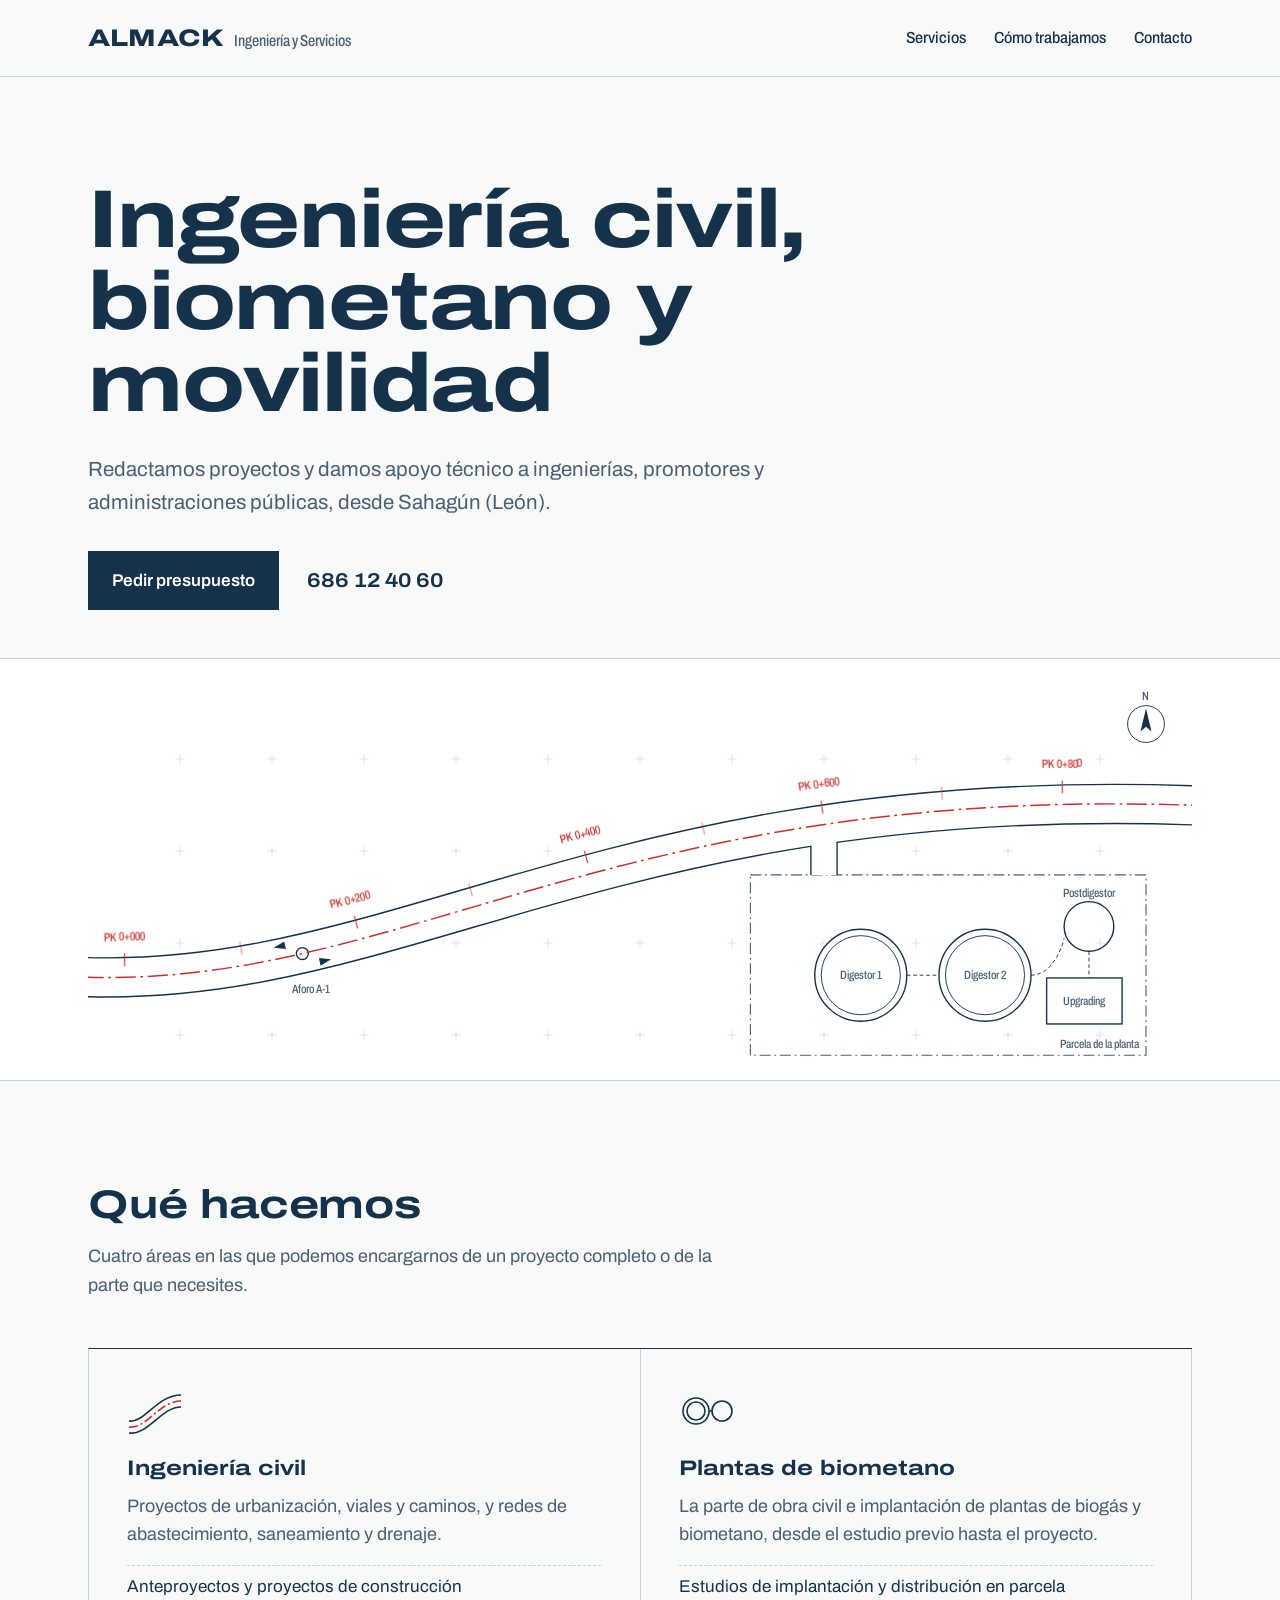
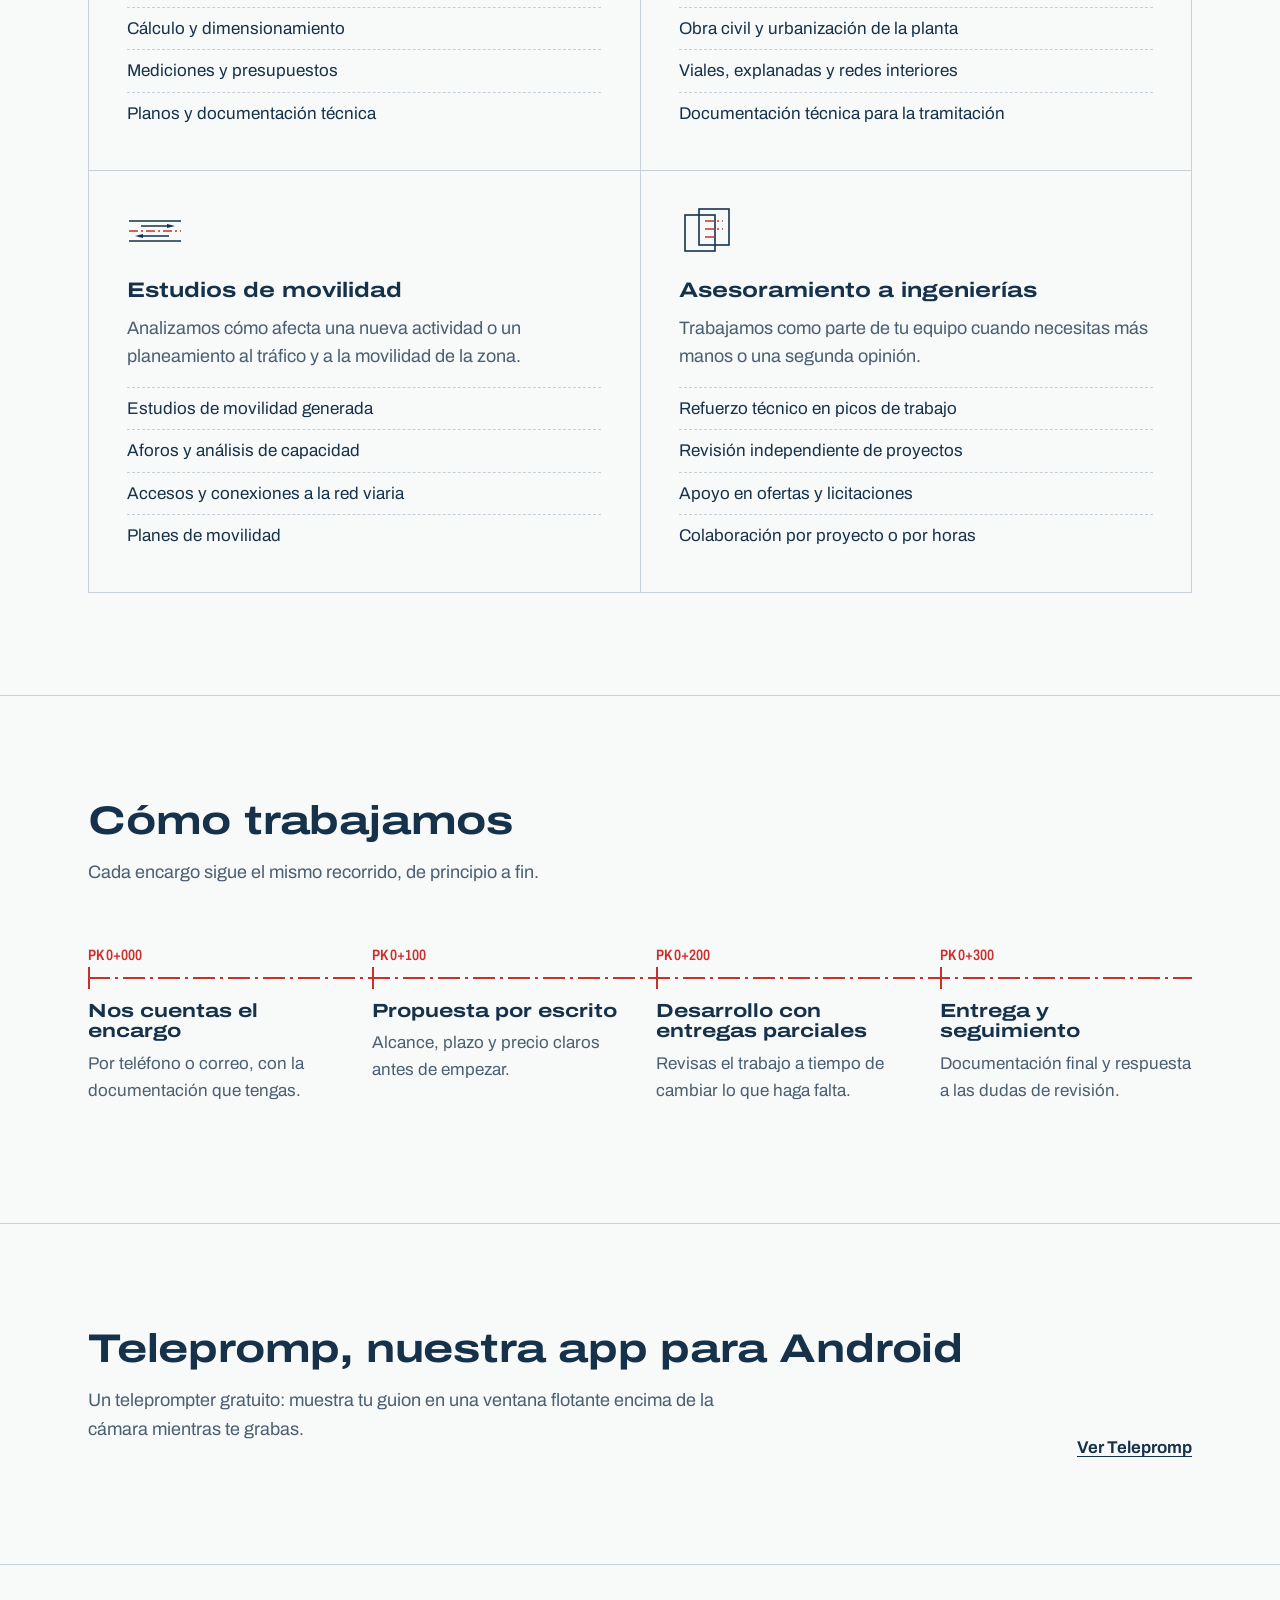
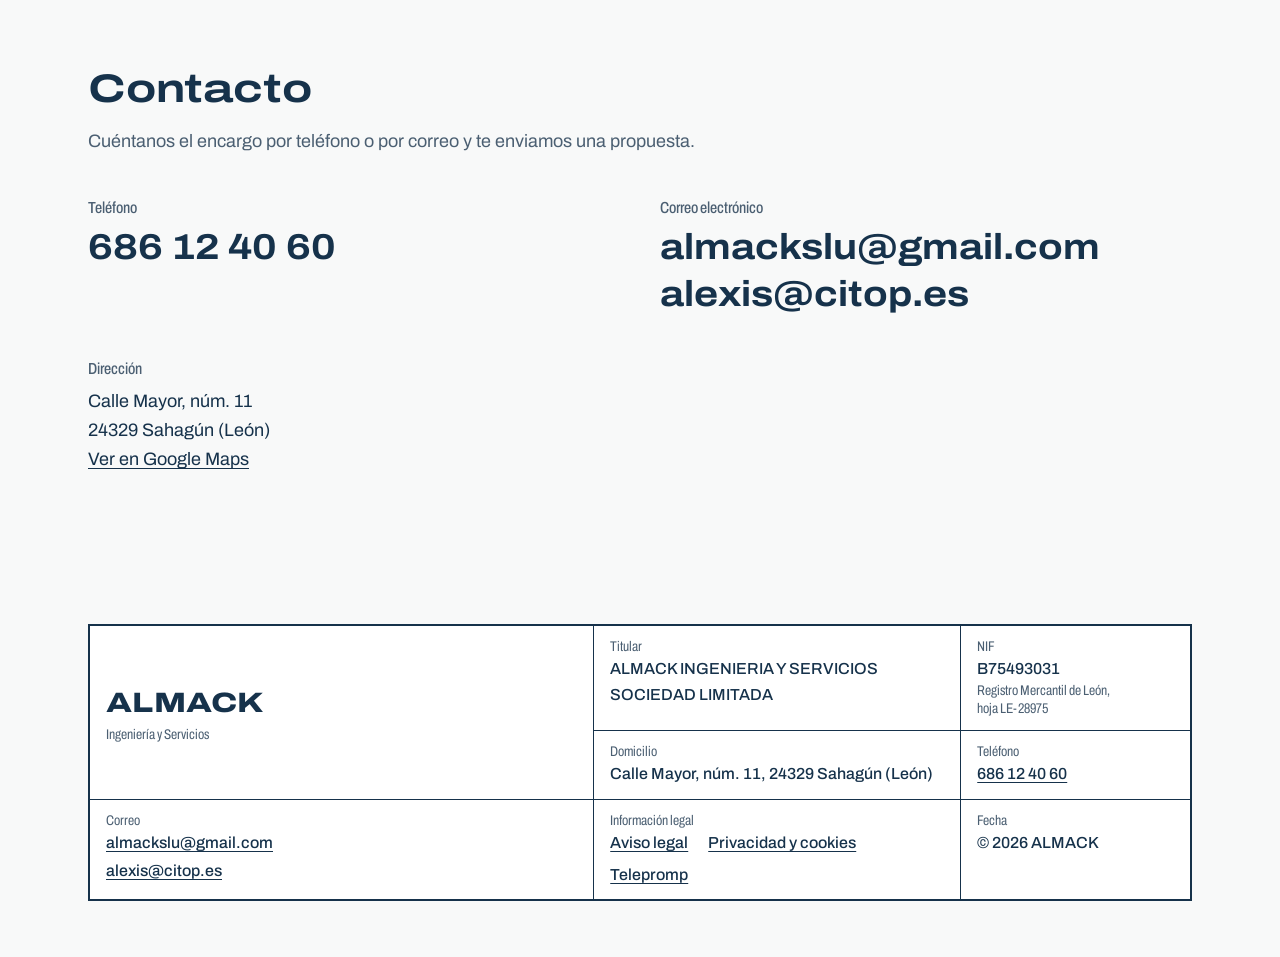
<file: index.html>
<!doctype html>
<html lang="es">
<head>
<meta charset="utf-8">
<meta name="viewport" content="width=device-width, initial-scale=1">
<title>ALMACK Ingeniería y Servicios · Ingeniería civil, biometano y movilidad</title>
<meta name="description" content="Proyectos de ingeniería civil, plantas de biometano y estudios de movilidad, y asesoramiento técnico a ingenierías. Sahagún (León).">
<link rel="icon" href="assets/favicon.svg" type="image/svg+xml">
<link rel="preload" href="assets/fonts/archivo-var.woff" as="font" type="font/woff" crossorigin>
<link rel="stylesheet" href="assets/styles.css">
</head>
<body>
<a class="skip" href="#contenido">Saltar al contenido</a>
<header class="site-header">
  <div class="wrap">
    <a class="brand" href="index.html" aria-label="ALMACK Ingeniería y Servicios, inicio">
      <span class="brand-name">ALMACK</span><span class="brand-sub">Ingeniería y Servicios</span>
    </a>
    <nav class="nav" aria-label="Principal">
      <a href="#servicios">Servicios</a>
      <a href="#como-trabajamos">Cómo trabajamos</a>
      <a href="#contacto">Contacto</a>
    </nav>
  </div>
</header>
<main id="contenido">
<section class="hero" aria-labelledby="titulo">
  <div class="wrap">
    <h1 id="titulo">Ingeniería civil, biometano y movilidad</h1>
    <p class="lead">Redactamos proyectos y damos apoyo técnico a ingenierías, promotores y administraciones públicas, desde Sahagún (León).</p>
    <div class="actions">
      <a class="button" href="mailto:almackslu@gmail.com?subject=Solicitud%20de%20presupuesto">Pedir presupuesto</a>
      <a class="tel" href="tel:+34686124060">686 12 40 60</a>
    </div>
  </div>
</section>
<div class="plan-band"><div class="wrap"><svg class="plan" viewBox="0 0 1200 440" role="img" aria-labelledby="plan-title plan-desc" preserveAspectRatio="xMidYMid meet">
  <title id="plan-title">Plano en planta</title>
  <desc id="plan-desc">Dibujo técnico de un tramo de carretera con su eje y puntos kilométricos, un punto de aforo de tráfico y una planta de biometano con dos digestores.</desc>
  <defs>
    <mask id="reveal" maskUnits="userSpaceOnUse" x="0" y="0" width="1200" height="440">
      <path d="M-40,335 C330,365 560,118 1240,152" class="reveal-path" pathLength="1"/>
    </mask>
  </defs>
  <path d="M95,100h10M100,95v10M95,200h10M100,195v10M95,300h10M100,295v10M95,400h10M100,395v10M195,100h10M200,95v10M195,200h10M200,195v10M195,300h10M200,295v10M195,400h10M200,395v10M295,100h10M300,95v10M295,200h10M300,195v10M295,300h10M300,295v10M295,400h10M300,395v10M395,100h10M400,95v10M395,200h10M400,195v10M395,300h10M400,295v10M395,400h10M400,395v10M495,100h10M500,95v10M495,200h10M500,195v10M495,300h10M500,295v10M495,400h10M500,395v10M595,100h10M600,95v10M595,200h10M600,195v10M595,300h10M600,295v10M595,400h10M600,395v10M695,100h10M700,95v10M695,200h10M700,195v10M695,300h10M700,295v10M695,400h10M700,395v10M795,100h10M800,95v10M795,200h10M800,195v10M795,300h10M800,295v10M795,400h10M800,395v10M895,100h10M900,95v10M895,200h10M900,195v10M895,300h10M900,295v10M895,400h10M900,395v10M995,100h10M1000,95v10M995,200h10M1000,195v10M995,300h10M1000,295v10M995,400h10M1000,395v10M1095,100h10M1100,95v10M1095,200h10M1100,195v10M1095,300h10M1100,295v10M1095,400h10M1100,395v10" class="grid"/>

  <!-- Parcela de la planta de biometano -->
  <rect x="720" y="226" width="430" height="196" class="parcel"/>
  <text x="1142" y="414" class="lbl" text-anchor="end">Parcela de la planta</text>

  <!-- Calzadas: trazo ancho en tinta y trazo de papel encima = dos bordes paralelos -->
  <path d="M800.0,171.2 L800,226" class="road-edge narrow"/>
  <path d="M-40,335 C330,365 560,118 1240,152" class="road-edge"/>
  <path d="M800.0,171.2 L800,226" class="road-fill narrow"/>
  <path d="M-40,335 C330,365 560,118 1240,152" class="road-fill"/>

  <!-- Planta -->
  <g class="plant">
    <circle cx="840" cy="335" r="50" class="ink-line"/>
    <circle cx="840" cy="335" r="43" class="ink-line thin"/>
    <circle cx="975" cy="335" r="50" class="ink-line"/>
    <circle cx="975" cy="335" r="43" class="ink-line thin"/>
    <circle cx="1088" cy="282" r="27" class="ink-line"/>
    <rect x="1042" y="338" width="82" height="50" class="ink-line"/>
    <path d="M890,335H925M1025,335C1050,335 1060,300 1061,295M1088,309V338" class="ink-line thin dashed"/>
    <text x="840" y="339" class="lbl" text-anchor="middle">Digestor 1</text>
    <text x="975" y="339" class="lbl" text-anchor="middle">Digestor 2</text>
    <text x="1088" y="250" class="lbl" text-anchor="middle">Postdigestor</text>
    <text x="1083" y="367" class="lbl" text-anchor="middle">Upgrading</text>
  </g>

  <g class="aforo"><polygon points="264.2,317.7 252.8,324.6 251.0,316.4" class="ink-fill"/><polygon points="201.8,305.3 213.2,298.4 215.1,306.5" class="ink-fill"/><circle cx="233.0" cy="311.5" r="6.5" class="aforo-dot"/><text x="241.9" y="354.5" class="lbl" text-anchor="middle">Aforo A-1</text></g>

  <!-- Eje en rojo, raya y punto, que se dibuja al cargar -->
  <g mask="url(#reveal)">
    <path d="M-40,335 C330,365 560,118 1240,152" class="axis"/>
  </g>
  <g class="pks"><line x1="39.5" y1="311.3" x2="39.8" y2="325.3" class="pk-tick"/><text x="39.2" y="297.3" class="lbl pk" transform="rotate(-1.3 39.2 297.3)" text-anchor="middle">PK 0+000</text><line x1="164.9" y1="298.7" x2="167.3" y2="312.5" class="pk-tick minor"/><line x1="289.4" y1="270.7" x2="293.0" y2="284.2" class="pk-tick"/><text x="285.8" y="257.1" class="lbl pk" transform="rotate(-14.9 285.8 257.1)" text-anchor="middle">PK 0+200</text><line x1="413.8" y1="235.2" x2="417.7" y2="248.6" class="pk-tick minor"/><line x1="539.5" y1="199.6" x2="543.1" y2="213.1" class="pk-tick"/><text x="535.9" y="186.1" class="lbl pk" transform="rotate(-14.9 535.9 186.1)" text-anchor="middle">PK 0+400</text><line x1="667.1" y1="168.8" x2="670.1" y2="182.5" class="pk-tick minor"/><line x1="796.6" y1="145.4" x2="798.7" y2="159.3" class="pk-tick"/><text x="794.6" y="131.6" class="lbl pk" transform="rotate(-8.4 794.6 131.6)" text-anchor="middle">PK 0+600</text><line x1="927.4" y1="130.3" x2="928.6" y2="144.3" class="pk-tick minor"/><line x1="1058.8" y1="123.4" x2="1059.1" y2="137.4" class="pk-tick"/><text x="1058.4" y="109.4" class="lbl pk" transform="rotate(-1.3 1058.4 109.4)" text-anchor="middle">PK 0+800</text></g>

  <!-- Norte -->
  <g class="north" transform="translate(1150 62)">
    <circle r="20" class="ink-line thin"/>
    <polygon points="0,-17 6,8 0,3 -6,8" class="ink-fill"/>
    <text y="-26" class="lbl" text-anchor="middle">N</text>
  </g>
</svg></div></div>

<section class="section" id="servicios" aria-labelledby="t-servicios">
  <div class="wrap">
    <h2 id="t-servicios">Qué hacemos</h2>
    <p class="section-intro">Cuatro áreas en las que podemos encargarnos de un proyecto completo o de la parte que necesites.</p>
    <div class="services"><article class="service"><svg viewBox="0 0 56 56" aria-hidden="true"><path class="s-ink" d="M2 40 C18 42 30 14 54 14"/><path class="s-ink" d="M2 52 C22 54 34 26 54 26"/><path class="s-axis" d="M2 46 C20 48 32 20 54 20"/></svg><h3>Ingeniería civil</h3><p>Proyectos de urbanización, viales y caminos, y redes de abastecimiento, saneamiento y drenaje.</p><ul><li>Anteproyectos y proyectos de construcción</li><li>Cálculo y dimensionamiento</li><li>Mediciones y presupuestos</li><li>Planos y documentación técnica</li></ul></article><article class="service"><svg viewBox="0 0 56 56" aria-hidden="true"><circle class="s-ink" cx="17" cy="30" r="13"/><circle class="s-ink" cx="17" cy="30" r="9"/><circle class="s-ink" cx="43" cy="30" r="10"/><path class="s-ink" d="M30 30h3"/></svg><h3>Plantas de biometano</h3><p>La parte de obra civil e implantación de plantas de biogás y biometano, desde el estudio previo hasta el proyecto.</p><ul><li>Estudios de implantación y distribución en parcela</li><li>Obra civil y urbanización de la planta</li><li>Viales, explanadas y redes interiores</li><li>Documentación técnica para la tramitación</li></ul></article><article class="service"><svg viewBox="0 0 56 56" aria-hidden="true"><path class="s-ink" d="M2 18h52M2 38h52"/><path class="s-axis" d="M2 28h52"/><path class="s-fill" d="M40 21l8 2-8 2zM16 31l-8 2 8 2z"/><path class="s-ink" d="M14 23h26M42 33H16"/></svg><h3>Estudios de movilidad</h3><p>Analizamos cómo afecta una nueva actividad o un planeamiento al tráfico y a la movilidad de la zona.</p><ul><li>Estudios de movilidad generada</li><li>Aforos y análisis de capacidad</li><li>Accesos y conexiones a la red viaria</li><li>Planes de movilidad</li></ul></article><article class="service"><svg viewBox="0 0 56 56" aria-hidden="true"><rect class="s-ink" x="6" y="12" width="30" height="36"/><rect class="s-ink" x="20" y="6" width="30" height="36" fill="var(--white)"/><path class="s-axis" d="M26 18h18M26 26h18M26 34h12"/></svg><h3>Asesoramiento a ingenierías</h3><p>Trabajamos como parte de tu equipo cuando necesitas más manos o una segunda opinión.</p><ul><li>Refuerzo técnico en picos de trabajo</li><li>Revisión independiente de proyectos</li><li>Apoyo en ofertas y licitaciones</li><li>Colaboración por proyecto o por horas</li></ul></article></div>
  </div>
</section>

<section class="section" id="como-trabajamos" aria-labelledby="t-como">
  <div class="wrap">
    <h2 id="t-como">Cómo trabajamos</h2>
    <p class="section-intro">Cada encargo sigue el mismo recorrido, de principio a fin.</p>
    <ol class="steps"><li class="step"><span class="pk-label">PK 0+000</span><h3>Nos cuentas el encargo</h3><p>Por teléfono o correo, con la documentación que tengas.</p></li><li class="step"><span class="pk-label">PK 0+100</span><h3>Propuesta por escrito</h3><p>Alcance, plazo y precio claros antes de empezar.</p></li><li class="step"><span class="pk-label">PK 0+200</span><h3>Desarrollo con entregas parciales</h3><p>Revisas el trabajo a tiempo de cambiar lo que haga falta.</p></li><li class="step"><span class="pk-label">PK 0+300</span><h3>Entrega y seguimiento</h3><p>Documentación final y respuesta a las dudas de revisión.</p></li></ol>
  </div>
</section>

<section class="section" id="telepromp" aria-labelledby="t-app">
  <div class="wrap app-row">
    <div>
      <h2 id="t-app">Telepromp, nuestra app para Android</h2>
      <p>Un teleprompter gratuito: muestra tu guion en una ventana flotante encima de la cámara mientras te grabas.</p>
    </div>
    <a class="link-strong" href="telepromp/index.html">Ver Telepromp</a>
  </div>
</section>

<section class="section" id="contacto" aria-labelledby="t-contacto">
  <div class="wrap">
    <h2 id="t-contacto">Contacto</h2>
    <p class="section-intro">Cuéntanos el encargo por teléfono o por correo y te enviamos una propuesta.</p>
    <div class="contact-grid">
      <div><span class="contact-label">Teléfono</span><a class="contact-big" href="tel:+34686124060">686 12 40 60</a></div>
      <div><span class="contact-label">Correo electrónico</span><a class="contact-big" href="mailto:almackslu@gmail.com">almackslu@gmail.com</a><a class="contact-big" href="mailto:alexis@citop.es">alexis@citop.es</a></div>
      <div><span class="contact-label">Dirección</span><address class="address">Calle Mayor, núm. 11<br>24329 Sahagún (León)</address>
        <a href="https://www.google.com/maps/search/?api=1&query=Calle+Mayor+11,+24329+Sahag%C3%BAn,+Le%C3%B3n">Ver en Google Maps</a></div>
    </div>
  </div>
</section>
</main>
<footer class="site-footer">
  <div class="wrap">
    <div class="cajetin">
      <div class="cell brand-cell">
        <span class="brand-name">ALMACK</span>
        <span class="cell-label">Ingeniería y Servicios</span>
      </div>
      <div class="cell"><span class="cell-label">Titular</span><span class="cell-value">ALMACK INGENIERIA Y SERVICIOS SOCIEDAD LIMITADA</span></div>
      <div class="cell"><span class="cell-label">NIF</span><span class="cell-value">B75493031</span><span class="cell-label">Registro Mercantil de León, hoja&nbsp;LE&#8209;28975</span></div>
      <div class="cell"><span class="cell-label">Domicilio</span><span class="cell-value">Calle Mayor, núm. 11, 24329 Sahagún (León)</span></div>
      <div class="cell"><span class="cell-label">Teléfono</span><a class="cell-value" href="tel:+34686124060">686 12 40 60</a></div>
      <div class="cell"><span class="cell-label">Correo</span><a class="cell-value" href="mailto:almackslu@gmail.com">almackslu@gmail.com</a><a class="cell-value" href="mailto:alexis@citop.es">alexis@citop.es</a></div>
      <div class="cell"><span class="cell-label">Información legal</span>
        <span class="cell-value legal-links"><a href="aviso-legal.html">Aviso legal</a><a href="privacidad.html">Privacidad y cookies</a><a href="telepromp/index.html">Telepromp</a></span>
      </div>
      <div class="cell span-narrow"><span class="cell-label">Fecha</span><span class="cell-value">© 2026 ALMACK</span></div>
    </div>
  </div>
</footer>
</body>
</html>
</file>
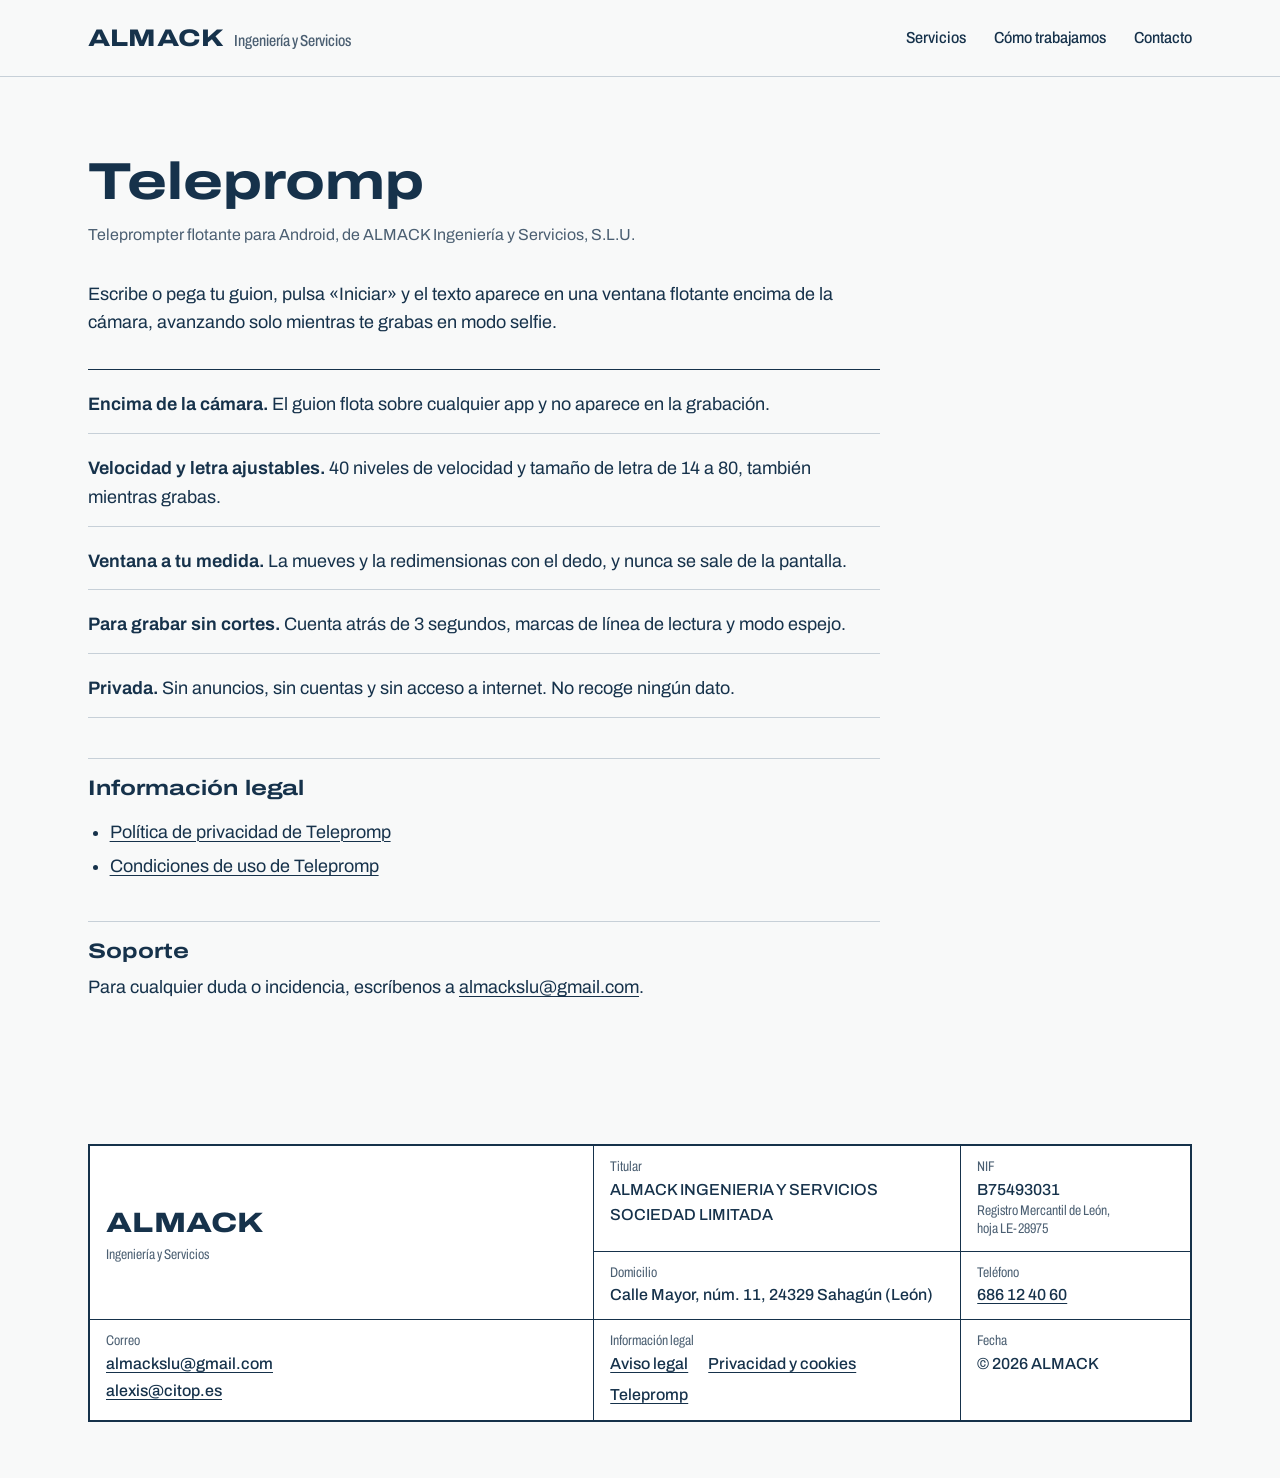
<file: telepromp/index.html>
<!doctype html>
<html lang="es">
<head>
<meta charset="utf-8">
<meta name="viewport" content="width=device-width, initial-scale=1">
<title>Telepromp · Teleprompter flotante para Android</title>
<meta name="description" content="Telepromp, teleprompter flotante y gratuito para Android: lee tu guion encima de la cámara mientras te grabas.">
<link rel="icon" href="../assets/favicon.svg" type="image/svg+xml">
<link rel="preload" href="../assets/fonts/archivo-var.woff" as="font" type="font/woff" crossorigin>
<link rel="stylesheet" href="../assets/styles.css">
</head>
<body>
<a class="skip" href="#contenido">Saltar al contenido</a>
<header class="site-header">
  <div class="wrap">
    <a class="brand" href="../index.html" aria-label="ALMACK Ingeniería y Servicios, inicio">
      <span class="brand-name">ALMACK</span><span class="brand-sub">Ingeniería y Servicios</span>
    </a>
    <nav class="nav" aria-label="Principal">
      <a href="../index.html#servicios">Servicios</a>
      <a href="../index.html#como-trabajamos">Cómo trabajamos</a>
      <a href="../index.html#contacto">Contacto</a>
    </nav>
  </div>
</header>
<main id="contenido">
<div class="doc app-hero"><div class="wrap"><article>
<h1>Telepromp</h1>
<p class="date">Teleprompter flotante para Android, de ALMACK Ingeniería y Servicios, S.L.U.</p>
<p>Escribe o pega tu guion, pulsa «Iniciar» y el texto aparece en una ventana flotante encima de la cámara, avanzando solo mientras te grabas en modo selfie.</p>
<ul class="feature-list"><li><strong>Encima de la cámara.</strong> El guion flota sobre cualquier app y no aparece en la grabación.</li><li><strong>Velocidad y letra ajustables.</strong> 40 niveles de velocidad y tamaño de letra de 14 a 80, también mientras grabas.</li><li><strong>Ventana a tu medida.</strong> La mueves y la redimensionas con el dedo, y nunca se sale de la pantalla.</li><li><strong>Para grabar sin cortes.</strong> Cuenta atrás de 3 segundos, marcas de línea de lectura y modo espejo.</li><li><strong>Privada.</strong> Sin anuncios, sin cuentas y sin acceso a internet. No recoge ningún dato.</li></ul>
<h2>Información legal</h2>
<ul>
<li><a href="privacidad.html">Política de privacidad de Telepromp</a></li>
<li><a href="condiciones.html">Condiciones de uso de Telepromp</a></li>
</ul>
<h2>Soporte</h2>
<p>Para cualquier duda o incidencia, escríbenos a <a href="mailto:almackslu@gmail.com?subject=Telepromp">almackslu@gmail.com</a>.</p>
</article></div></div>
</main>
<footer class="site-footer">
  <div class="wrap">
    <div class="cajetin">
      <div class="cell brand-cell">
        <span class="brand-name">ALMACK</span>
        <span class="cell-label">Ingeniería y Servicios</span>
      </div>
      <div class="cell"><span class="cell-label">Titular</span><span class="cell-value">ALMACK INGENIERIA Y SERVICIOS SOCIEDAD LIMITADA</span></div>
      <div class="cell"><span class="cell-label">NIF</span><span class="cell-value">B75493031</span><span class="cell-label">Registro Mercantil de León, hoja&nbsp;LE&#8209;28975</span></div>
      <div class="cell"><span class="cell-label">Domicilio</span><span class="cell-value">Calle Mayor, núm. 11, 24329 Sahagún (León)</span></div>
      <div class="cell"><span class="cell-label">Teléfono</span><a class="cell-value" href="tel:+34686124060">686 12 40 60</a></div>
      <div class="cell"><span class="cell-label">Correo</span><a class="cell-value" href="mailto:almackslu@gmail.com">almackslu@gmail.com</a><a class="cell-value" href="mailto:alexis@citop.es">alexis@citop.es</a></div>
      <div class="cell"><span class="cell-label">Información legal</span>
        <span class="cell-value legal-links"><a href="../aviso-legal.html">Aviso legal</a><a href="../privacidad.html">Privacidad y cookies</a><a href="../telepromp/index.html">Telepromp</a></span>
      </div>
      <div class="cell span-narrow"><span class="cell-label">Fecha</span><span class="cell-value">© 2026 ALMACK</span></div>
    </div>
  </div>
</footer>
</body>
</html>
</file>
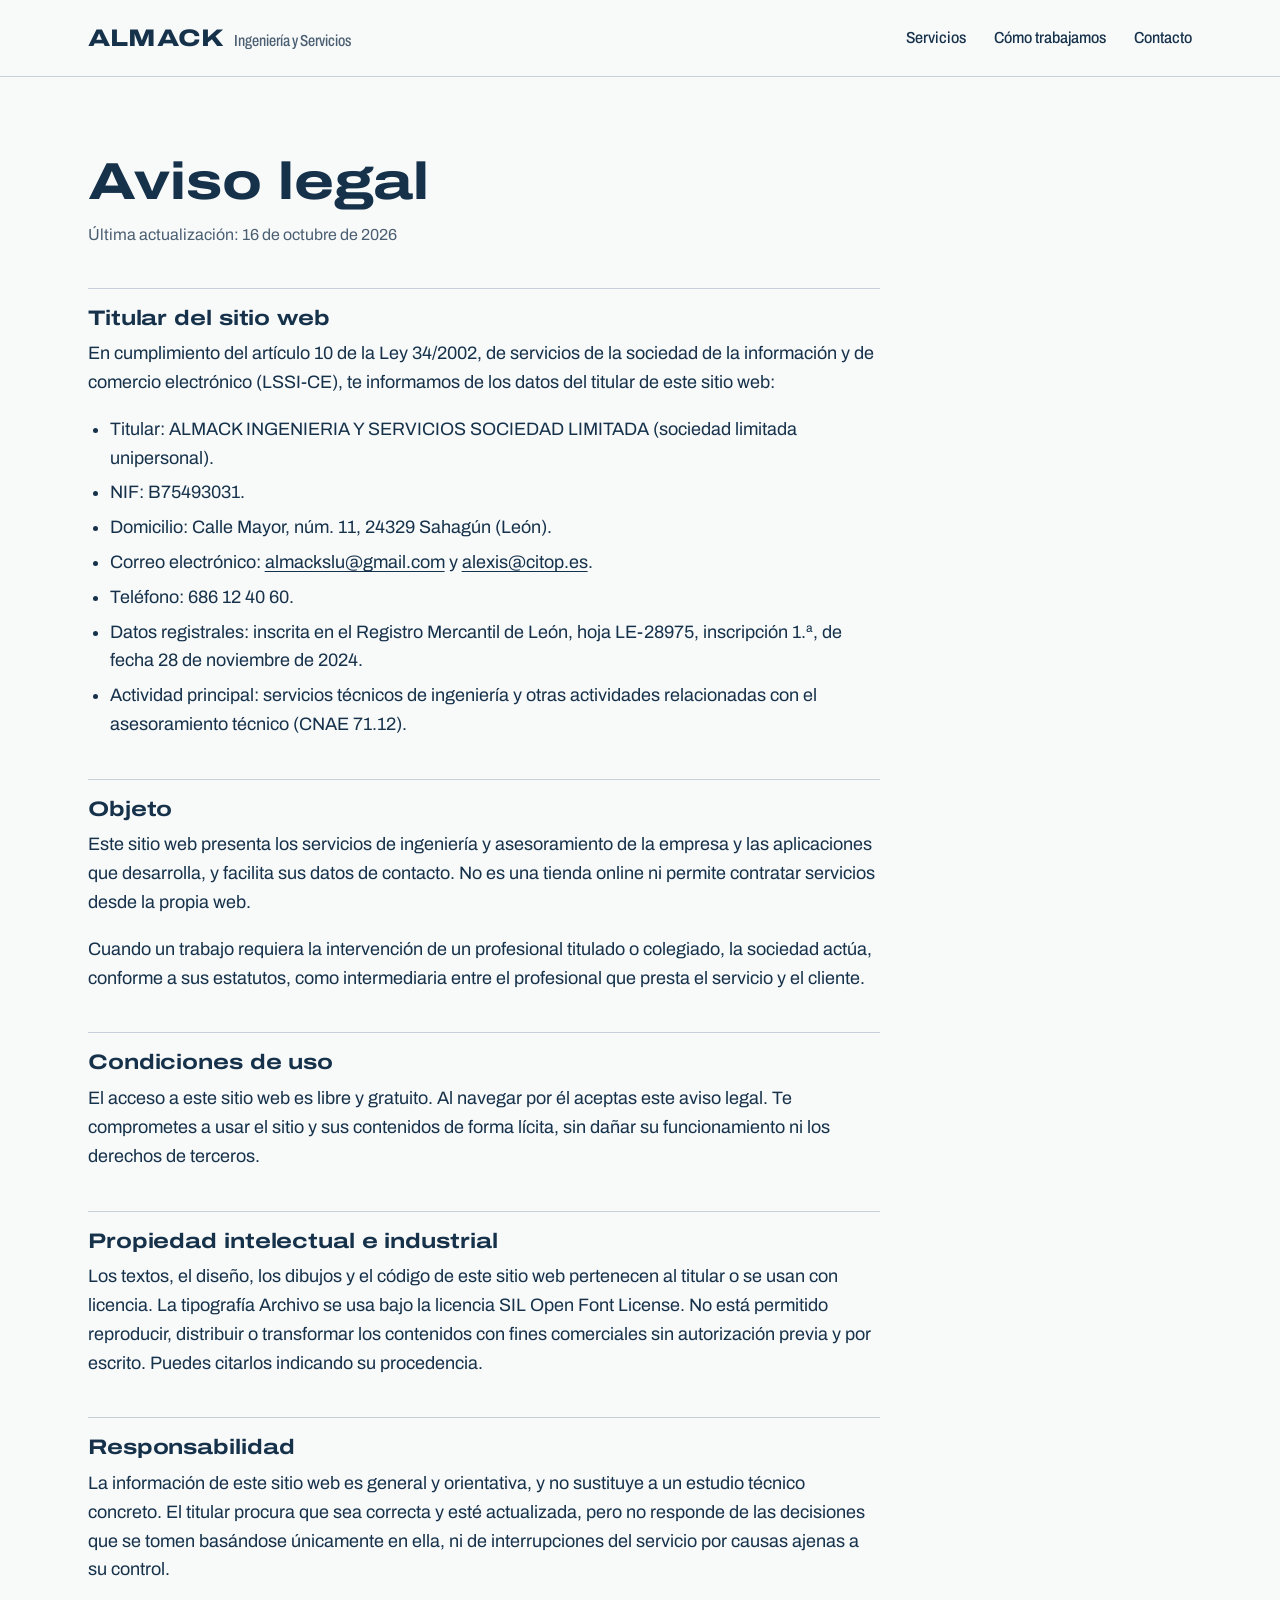
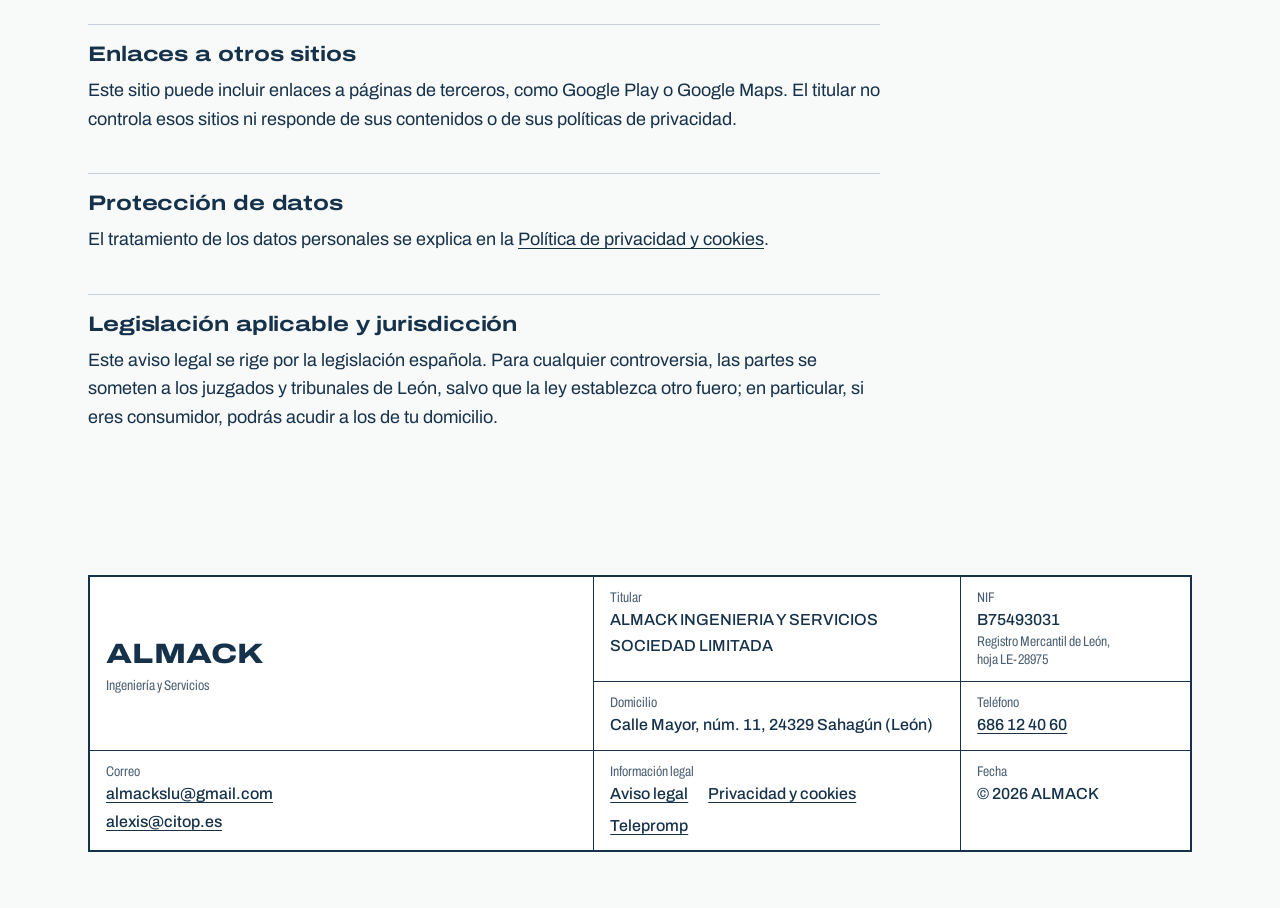
<file: aviso-legal.html>
<!doctype html>
<html lang="es">
<head>
<meta charset="utf-8">
<meta name="viewport" content="width=device-width, initial-scale=1">
<title>Aviso legal · ALMACK Ingeniería y Servicios</title>
<meta name="description" content="Aviso legal de ALMACK Ingeniería y Servicios.">
<link rel="icon" href="assets/favicon.svg" type="image/svg+xml">
<link rel="preload" href="assets/fonts/archivo-var.woff" as="font" type="font/woff" crossorigin>
<link rel="stylesheet" href="assets/styles.css">
</head>
<body>
<a class="skip" href="#contenido">Saltar al contenido</a>
<header class="site-header">
  <div class="wrap">
    <a class="brand" href="index.html" aria-label="ALMACK Ingeniería y Servicios, inicio">
      <span class="brand-name">ALMACK</span><span class="brand-sub">Ingeniería y Servicios</span>
    </a>
    <nav class="nav" aria-label="Principal">
      <a href="index.html#servicios">Servicios</a>
      <a href="index.html#como-trabajamos">Cómo trabajamos</a>
      <a href="index.html#contacto">Contacto</a>
    </nav>
  </div>
</header>
<main id="contenido">
<div class="doc"><div class="wrap"><article>
<h1>Aviso legal</h1><p class="date">Última actualización: 16 de octubre de 2026</p><h2>Titular del sitio web</h2><p>En cumplimiento del artículo 10 de la Ley 34/2002, de servicios de la sociedad de la información y de comercio electrónico (LSSI-CE), te informamos de los datos del titular de este sitio web:</p><ul><li>Titular: ALMACK INGENIERIA Y SERVICIOS SOCIEDAD LIMITADA (sociedad limitada unipersonal).</li><li>NIF: B75493031.</li><li>Domicilio: Calle Mayor, núm. 11, 24329 Sahagún (León).</li><li>Correo electrónico: <a href="mailto:almackslu@gmail.com">almackslu@gmail.com</a> y <a href="mailto:alexis@citop.es">alexis@citop.es</a>.</li><li>Teléfono: 686 12 40 60.</li><li>Datos registrales: inscrita en el Registro Mercantil de León, hoja LE‑28975, inscripción 1.ª, de fecha 28 de noviembre de 2024.</li><li>Actividad principal: servicios técnicos de ingeniería y otras actividades relacionadas con el asesoramiento técnico (CNAE 71.12).</li></ul><h2>Objeto</h2><p>Este sitio web presenta los servicios de ingeniería y asesoramiento de la empresa y las aplicaciones que desarrolla, y facilita sus datos de contacto. No es una tienda online ni permite contratar servicios desde la propia web.</p><p>Cuando un trabajo requiera la intervención de un profesional titulado o colegiado, la sociedad actúa, conforme a sus estatutos, como intermediaria entre el profesional que presta el servicio y el cliente.</p><h2>Condiciones de uso</h2><p>El acceso a este sitio web es libre y gratuito. Al navegar por él aceptas este aviso legal. Te comprometes a usar el sitio y sus contenidos de forma lícita, sin dañar su funcionamiento ni los derechos de terceros.</p><h2>Propiedad intelectual e industrial</h2><p>Los textos, el diseño, los dibujos y el código de este sitio web pertenecen al titular o se usan con licencia. La tipografía Archivo se usa bajo la licencia SIL Open Font License. No está permitido reproducir, distribuir o transformar los contenidos con fines comerciales sin autorización previa y por escrito. Puedes citarlos indicando su procedencia.</p><h2>Responsabilidad</h2><p>La información de este sitio web es general y orientativa, y no sustituye a un estudio técnico concreto. El titular procura que sea correcta y esté actualizada, pero no responde de las decisiones que se tomen basándose únicamente en ella, ni de interrupciones del servicio por causas ajenas a su control.</p><h2>Enlaces a otros sitios</h2><p>Este sitio puede incluir enlaces a páginas de terceros, como Google Play o Google Maps. El titular no controla esos sitios ni responde de sus contenidos o de sus políticas de privacidad.</p><h2>Protección de datos</h2><p>El tratamiento de los datos personales se explica en la <a href="privacidad.html">Política de privacidad y cookies</a>.</p><h2>Legislación aplicable y jurisdicción</h2><p>Este aviso legal se rige por la legislación española. Para cualquier controversia, las partes se someten a los juzgados y tribunales de León, salvo que la ley establezca otro fuero; en particular, si eres consumidor, podrás acudir a los de tu domicilio.</p>
</article></div></div>
</main>
<footer class="site-footer">
  <div class="wrap">
    <div class="cajetin">
      <div class="cell brand-cell">
        <span class="brand-name">ALMACK</span>
        <span class="cell-label">Ingeniería y Servicios</span>
      </div>
      <div class="cell"><span class="cell-label">Titular</span><span class="cell-value">ALMACK INGENIERIA Y SERVICIOS SOCIEDAD LIMITADA</span></div>
      <div class="cell"><span class="cell-label">NIF</span><span class="cell-value">B75493031</span><span class="cell-label">Registro Mercantil de León, hoja&nbsp;LE&#8209;28975</span></div>
      <div class="cell"><span class="cell-label">Domicilio</span><span class="cell-value">Calle Mayor, núm. 11, 24329 Sahagún (León)</span></div>
      <div class="cell"><span class="cell-label">Teléfono</span><a class="cell-value" href="tel:+34686124060">686 12 40 60</a></div>
      <div class="cell"><span class="cell-label">Correo</span><a class="cell-value" href="mailto:almackslu@gmail.com">almackslu@gmail.com</a><a class="cell-value" href="mailto:alexis@citop.es">alexis@citop.es</a></div>
      <div class="cell"><span class="cell-label">Información legal</span>
        <span class="cell-value legal-links"><a href="aviso-legal.html">Aviso legal</a><a href="privacidad.html">Privacidad y cookies</a><a href="telepromp/index.html">Telepromp</a></span>
      </div>
      <div class="cell span-narrow"><span class="cell-label">Fecha</span><span class="cell-value">© 2026 ALMACK</span></div>
    </div>
  </div>
</footer>
</body>
</html>
</file>
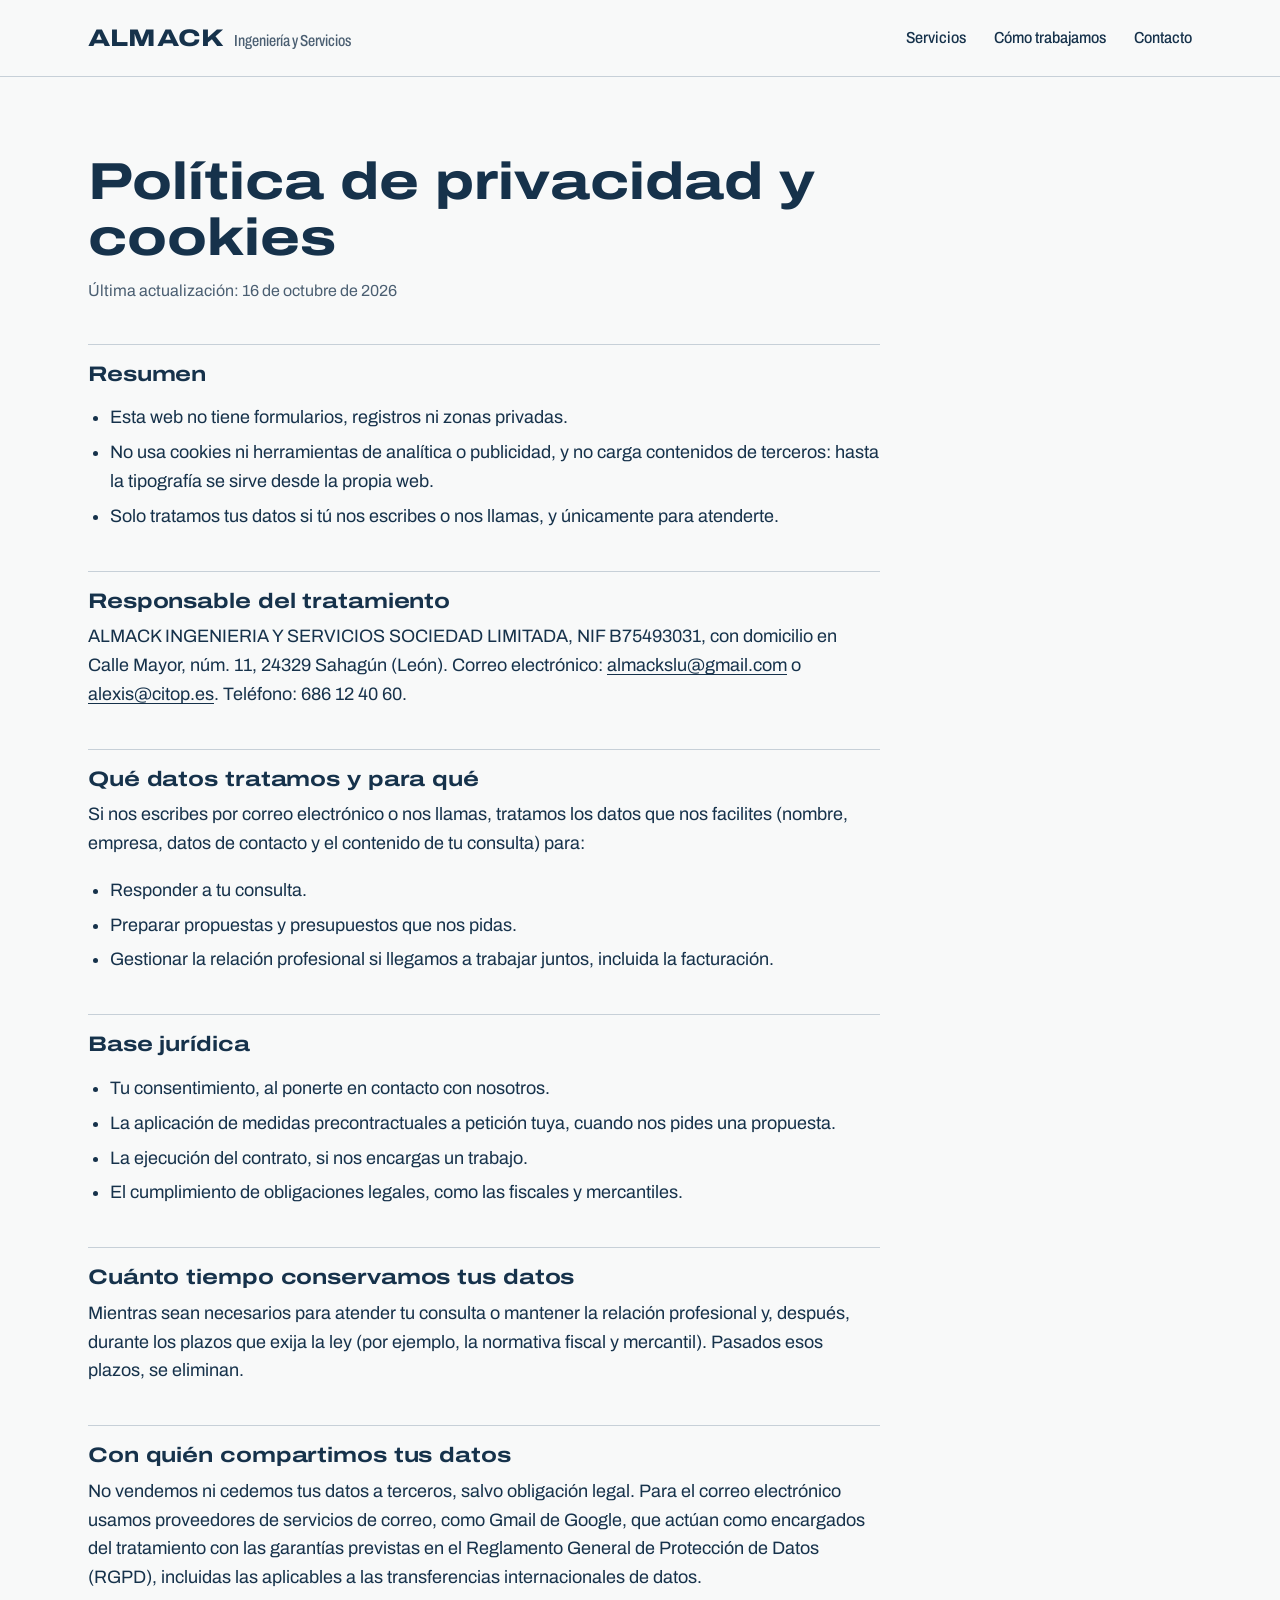
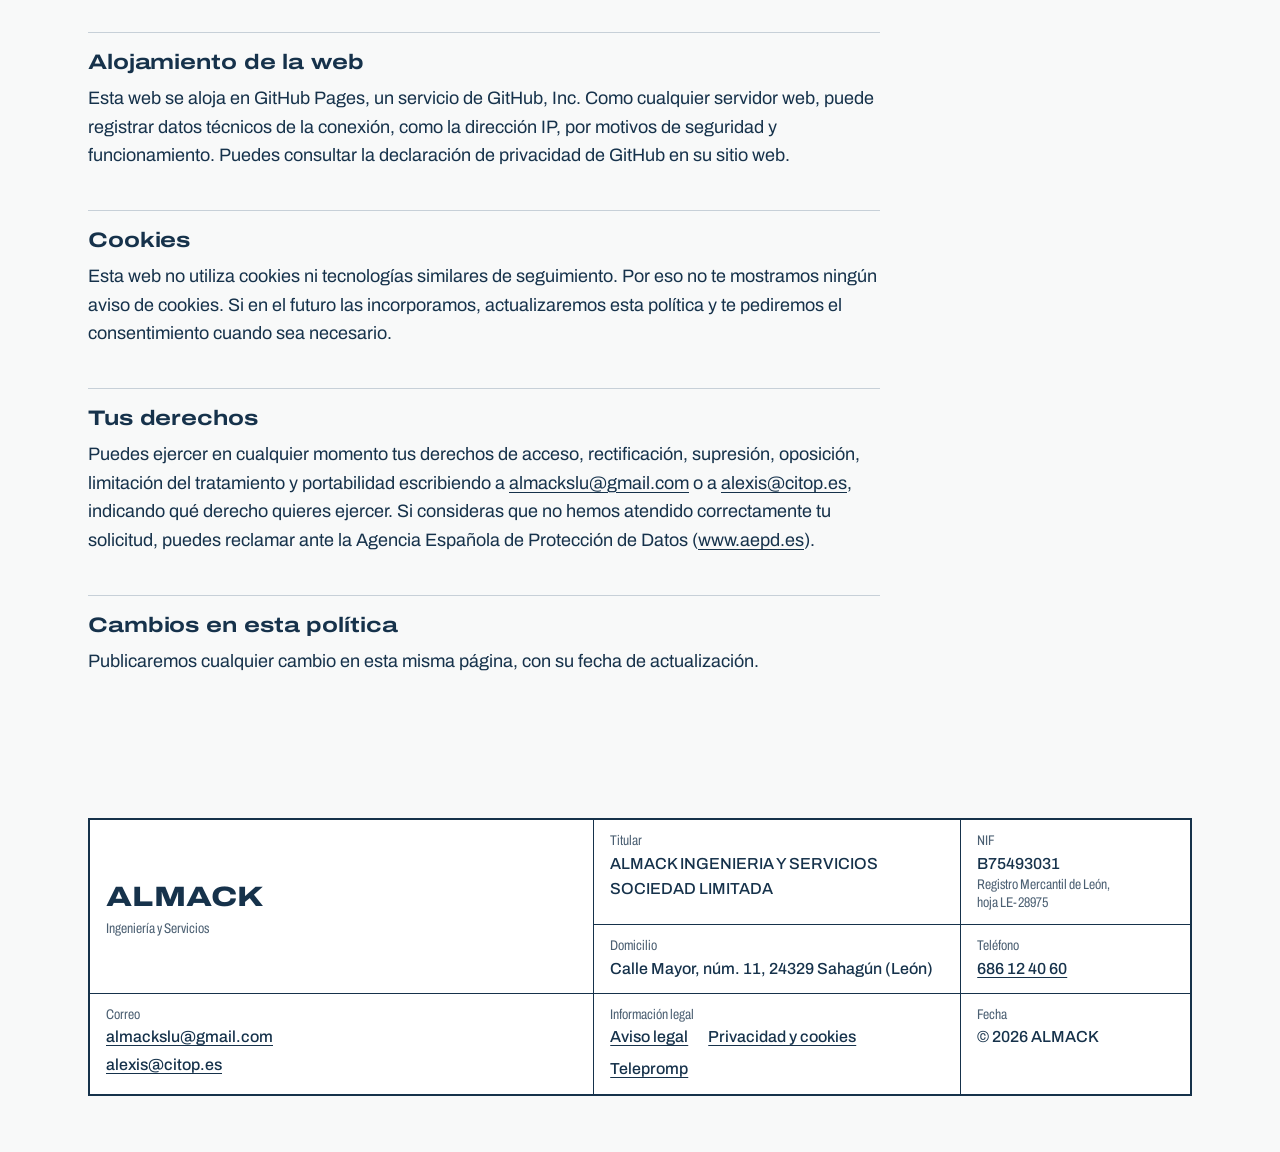
<file: privacidad.html>
<!doctype html>
<html lang="es">
<head>
<meta charset="utf-8">
<meta name="viewport" content="width=device-width, initial-scale=1">
<title>Política de privacidad y cookies · ALMACK Ingeniería y Servicios</title>
<meta name="description" content="Política de privacidad y cookies de ALMACK Ingeniería y Servicios.">
<link rel="icon" href="assets/favicon.svg" type="image/svg+xml">
<link rel="preload" href="assets/fonts/archivo-var.woff" as="font" type="font/woff" crossorigin>
<link rel="stylesheet" href="assets/styles.css">
</head>
<body>
<a class="skip" href="#contenido">Saltar al contenido</a>
<header class="site-header">
  <div class="wrap">
    <a class="brand" href="index.html" aria-label="ALMACK Ingeniería y Servicios, inicio">
      <span class="brand-name">ALMACK</span><span class="brand-sub">Ingeniería y Servicios</span>
    </a>
    <nav class="nav" aria-label="Principal">
      <a href="index.html#servicios">Servicios</a>
      <a href="index.html#como-trabajamos">Cómo trabajamos</a>
      <a href="index.html#contacto">Contacto</a>
    </nav>
  </div>
</header>
<main id="contenido">
<div class="doc"><div class="wrap"><article>
<h1>Política de privacidad y cookies</h1><p class="date">Última actualización: 16 de octubre de 2026</p><h2>Resumen</h2><ul><li>Esta web no tiene formularios, registros ni zonas privadas.</li><li>No usa cookies ni herramientas de analítica o publicidad, y no carga contenidos de terceros: hasta la tipografía se sirve desde la propia web.</li><li>Solo tratamos tus datos si tú nos escribes o nos llamas, y únicamente para atenderte.</li></ul><h2>Responsable del tratamiento</h2><p>ALMACK INGENIERIA Y SERVICIOS SOCIEDAD LIMITADA, NIF B75493031, con domicilio en Calle Mayor, núm. 11, 24329 Sahagún (León). Correo electrónico: <a href="mailto:almackslu@gmail.com">almackslu@gmail.com</a> o <a href="mailto:alexis@citop.es">alexis@citop.es</a>. Teléfono: 686 12 40 60.</p><h2>Qué datos tratamos y para qué</h2><p>Si nos escribes por correo electrónico o nos llamas, tratamos los datos que nos facilites (nombre, empresa, datos de contacto y el contenido de tu consulta) para:</p><ul><li>Responder a tu consulta.</li><li>Preparar propuestas y presupuestos que nos pidas.</li><li>Gestionar la relación profesional si llegamos a trabajar juntos, incluida la facturación.</li></ul><h2>Base jurídica</h2><ul><li>Tu consentimiento, al ponerte en contacto con nosotros.</li><li>La aplicación de medidas precontractuales a petición tuya, cuando nos pides una propuesta.</li><li>La ejecución del contrato, si nos encargas un trabajo.</li><li>El cumplimiento de obligaciones legales, como las fiscales y mercantiles.</li></ul><h2>Cuánto tiempo conservamos tus datos</h2><p>Mientras sean necesarios para atender tu consulta o mantener la relación profesional y, después, durante los plazos que exija la ley (por ejemplo, la normativa fiscal y mercantil). Pasados esos plazos, se eliminan.</p><h2>Con quién compartimos tus datos</h2><p>No vendemos ni cedemos tus datos a terceros, salvo obligación legal. Para el correo electrónico usamos proveedores de servicios de correo, como Gmail de Google, que actúan como encargados del tratamiento con las garantías previstas en el Reglamento General de Protección de Datos (RGPD), incluidas las aplicables a las transferencias internacionales de datos.</p><h2>Alojamiento de la web</h2><p>Esta web se aloja en GitHub Pages, un servicio de GitHub, Inc. Como cualquier servidor web, puede registrar datos técnicos de la conexión, como la dirección IP, por motivos de seguridad y funcionamiento. Puedes consultar la declaración de privacidad de GitHub en su sitio web.</p><h2>Cookies</h2><p>Esta web no utiliza cookies ni tecnologías similares de seguimiento. Por eso no te mostramos ningún aviso de cookies. Si en el futuro las incorporamos, actualizaremos esta política y te pediremos el consentimiento cuando sea necesario.</p><h2>Tus derechos</h2><p>Puedes ejercer en cualquier momento tus derechos de acceso, rectificación, supresión, oposición, limitación del tratamiento y portabilidad escribiendo a <a href="mailto:almackslu@gmail.com">almackslu@gmail.com</a> o a <a href="mailto:alexis@citop.es">alexis@citop.es</a>, indicando qué derecho quieres ejercer. Si consideras que no hemos atendido correctamente tu solicitud, puedes reclamar ante la Agencia Española de Protección de Datos (<a href="https://www.aepd.es">www.aepd.es</a>).</p><h2>Cambios en esta política</h2><p>Publicaremos cualquier cambio en esta misma página, con su fecha de actualización.</p>
</article></div></div>
</main>
<footer class="site-footer">
  <div class="wrap">
    <div class="cajetin">
      <div class="cell brand-cell">
        <span class="brand-name">ALMACK</span>
        <span class="cell-label">Ingeniería y Servicios</span>
      </div>
      <div class="cell"><span class="cell-label">Titular</span><span class="cell-value">ALMACK INGENIERIA Y SERVICIOS SOCIEDAD LIMITADA</span></div>
      <div class="cell"><span class="cell-label">NIF</span><span class="cell-value">B75493031</span><span class="cell-label">Registro Mercantil de León, hoja&nbsp;LE&#8209;28975</span></div>
      <div class="cell"><span class="cell-label">Domicilio</span><span class="cell-value">Calle Mayor, núm. 11, 24329 Sahagún (León)</span></div>
      <div class="cell"><span class="cell-label">Teléfono</span><a class="cell-value" href="tel:+34686124060">686 12 40 60</a></div>
      <div class="cell"><span class="cell-label">Correo</span><a class="cell-value" href="mailto:almackslu@gmail.com">almackslu@gmail.com</a><a class="cell-value" href="mailto:alexis@citop.es">alexis@citop.es</a></div>
      <div class="cell"><span class="cell-label">Información legal</span>
        <span class="cell-value legal-links"><a href="aviso-legal.html">Aviso legal</a><a href="privacidad.html">Privacidad y cookies</a><a href="telepromp/index.html">Telepromp</a></span>
      </div>
      <div class="cell span-narrow"><span class="cell-label">Fecha</span><span class="cell-value">© 2026 ALMACK</span></div>
    </div>
  </div>
</footer>
</body>
</html>
</file>
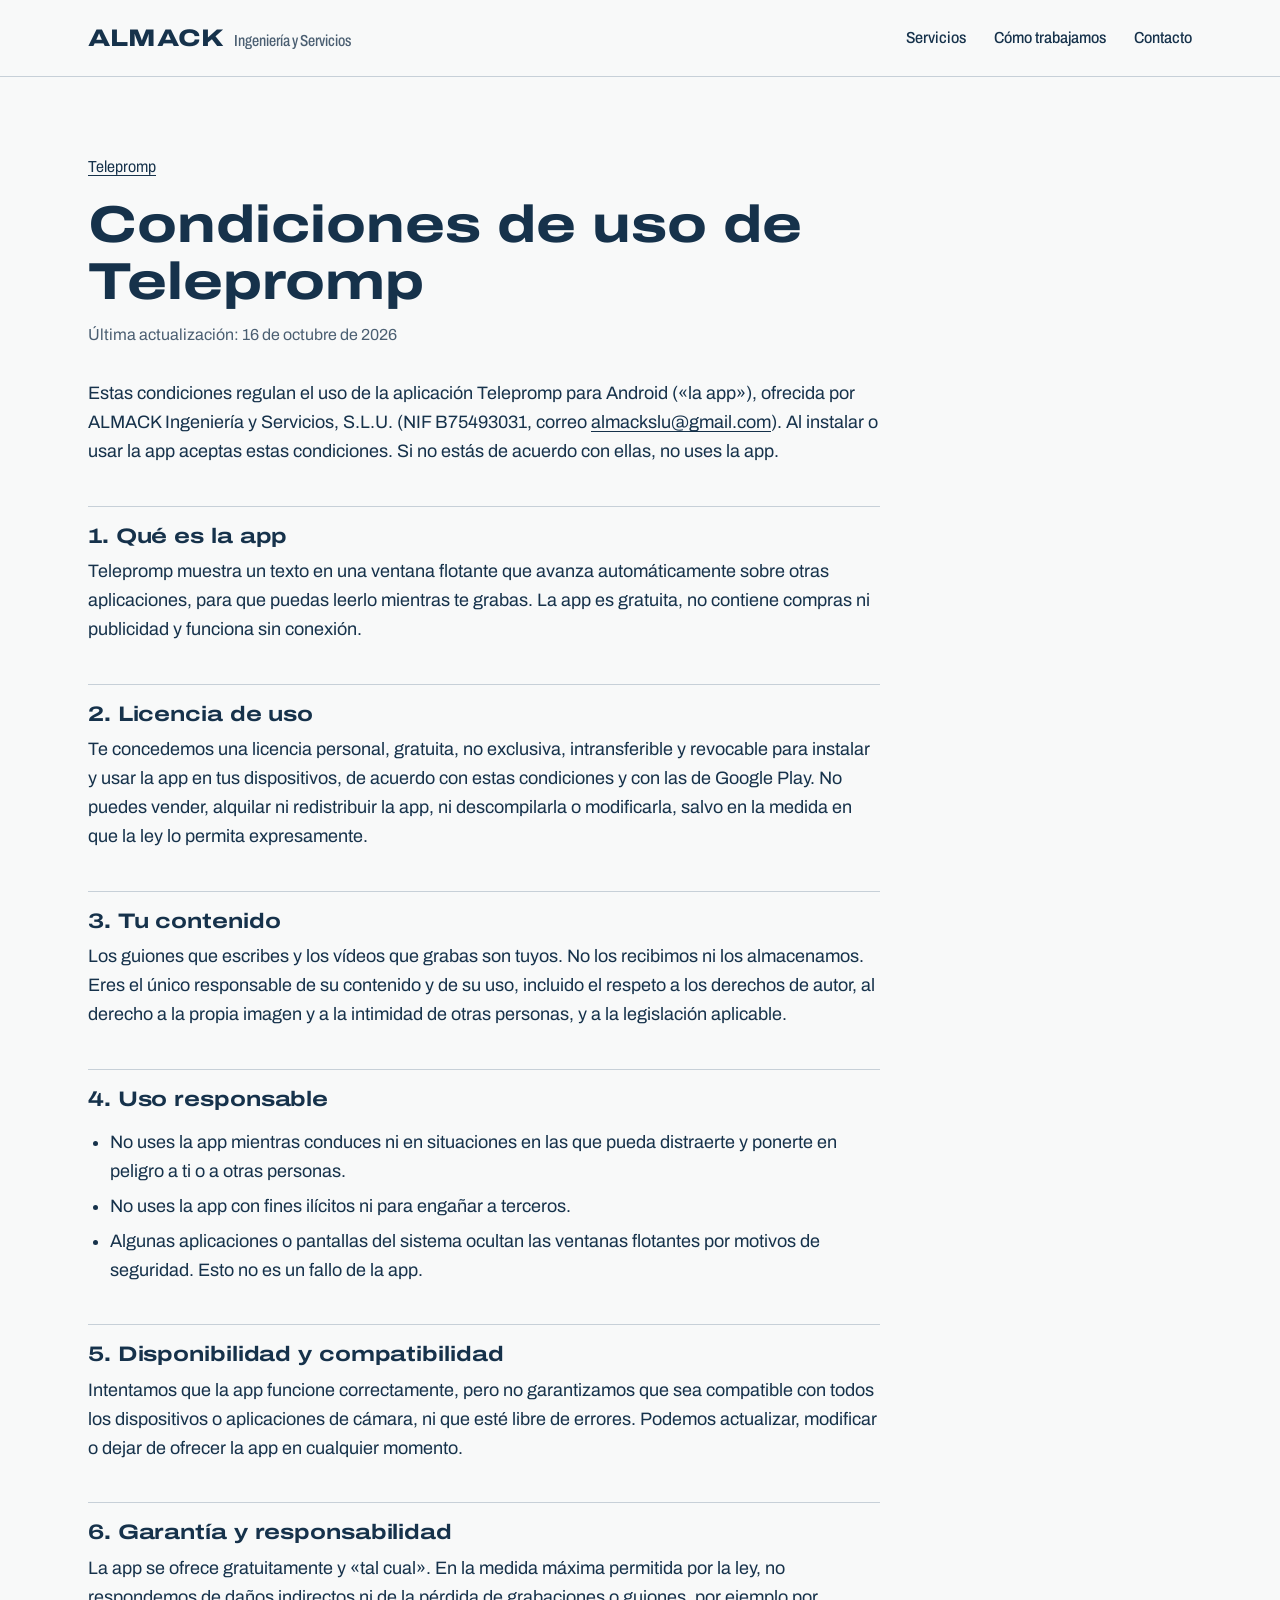
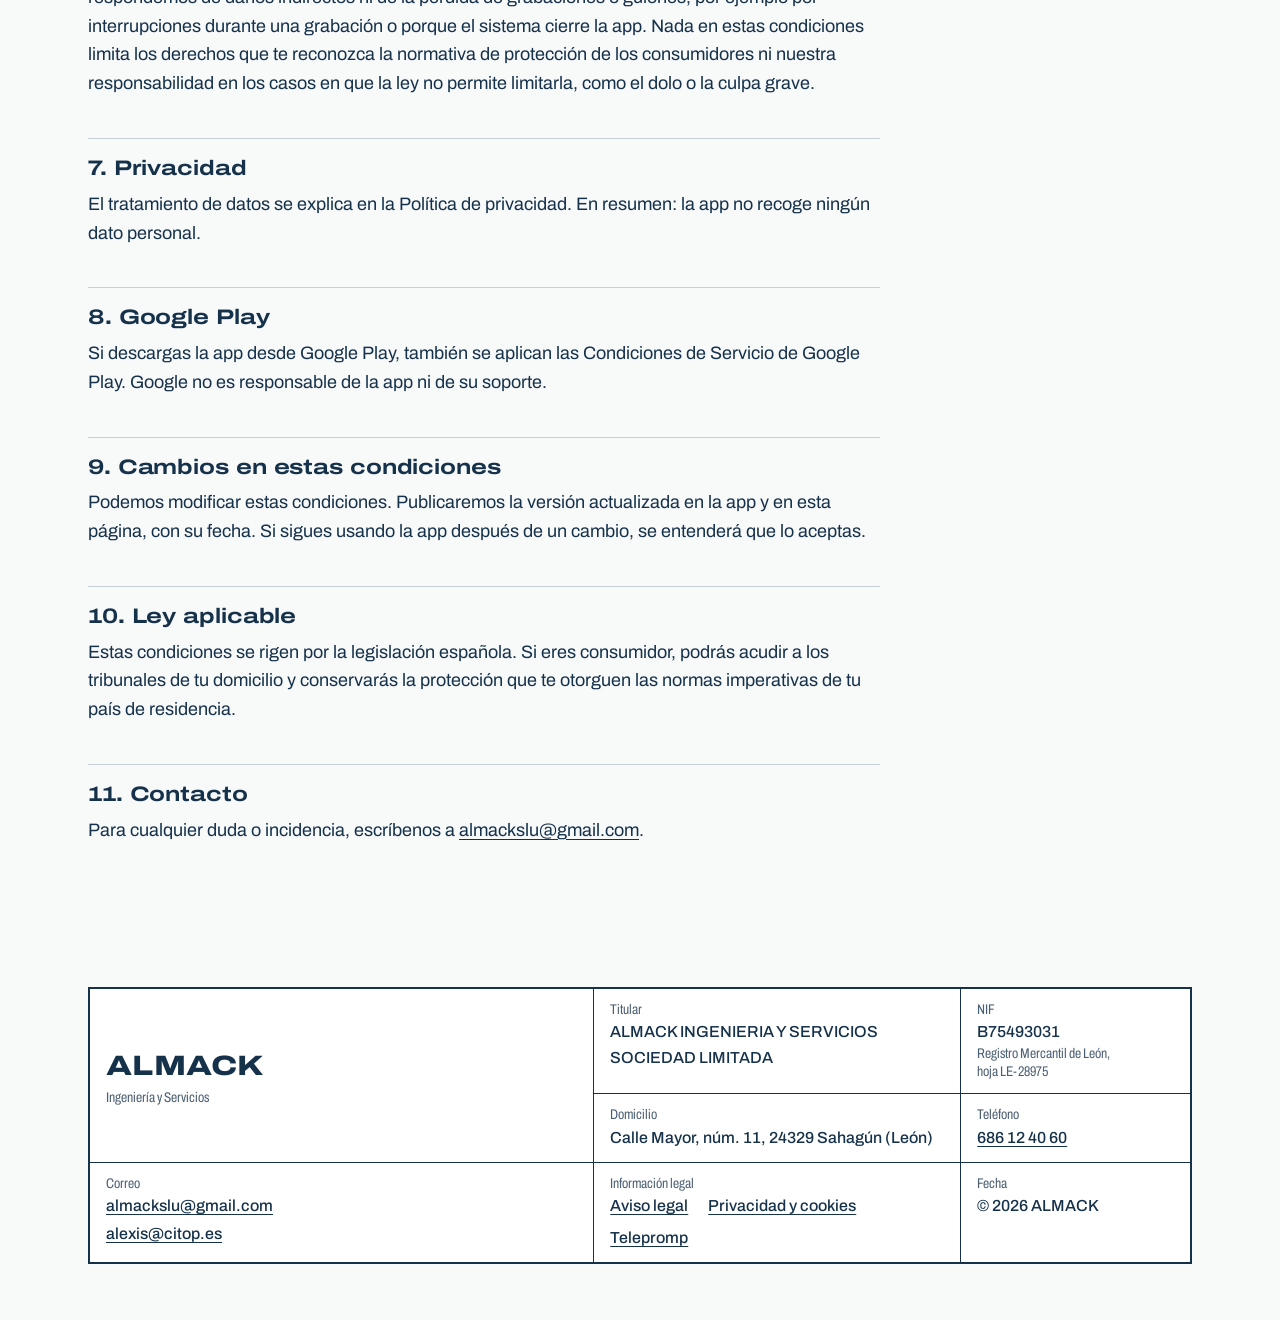
<file: telepromp/condiciones.html>
<!doctype html>
<html lang="es">
<head>
<meta charset="utf-8">
<meta name="viewport" content="width=device-width, initial-scale=1">
<title>Condiciones de uso de Telepromp · ALMACK Ingeniería y Servicios</title>
<meta name="description" content="Condiciones de uso de Telepromp de ALMACK Ingeniería y Servicios.">
<link rel="icon" href="../assets/favicon.svg" type="image/svg+xml">
<link rel="preload" href="../assets/fonts/archivo-var.woff" as="font" type="font/woff" crossorigin>
<link rel="stylesheet" href="../assets/styles.css">
</head>
<body>
<a class="skip" href="#contenido">Saltar al contenido</a>
<header class="site-header">
  <div class="wrap">
    <a class="brand" href="../index.html" aria-label="ALMACK Ingeniería y Servicios, inicio">
      <span class="brand-name">ALMACK</span><span class="brand-sub">Ingeniería y Servicios</span>
    </a>
    <nav class="nav" aria-label="Principal">
      <a href="../index.html#servicios">Servicios</a>
      <a href="../index.html#como-trabajamos">Cómo trabajamos</a>
      <a href="../index.html#contacto">Contacto</a>
    </nav>
  </div>
</header>
<main id="contenido">
<div class="doc"><div class="wrap"><article>
<p class="breadcrumb"><a href="index.html">Telepromp</a></p><h1>Condiciones de uso de Telepromp</h1><p class="date">Última actualización: 16 de octubre de 2026</p><p>Estas condiciones regulan el uso de la aplicación Telepromp para Android («la app»), ofrecida por ALMACK Ingeniería y Servicios, S.L.U. (NIF B75493031, correo <a href="mailto:almackslu@gmail.com">almackslu@gmail.com</a>). Al instalar o usar la app aceptas estas condiciones. Si no estás de acuerdo con ellas, no uses la app.</p><h2>1. Qué es la app</h2><p>Telepromp muestra un texto en una ventana flotante que avanza automáticamente sobre otras aplicaciones, para que puedas leerlo mientras te grabas. La app es gratuita, no contiene compras ni publicidad y funciona sin conexión.</p><h2>2. Licencia de uso</h2><p>Te concedemos una licencia personal, gratuita, no exclusiva, intransferible y revocable para instalar y usar la app en tus dispositivos, de acuerdo con estas condiciones y con las de Google Play. No puedes vender, alquilar ni redistribuir la app, ni descompilarla o modificarla, salvo en la medida en que la ley lo permita expresamente.</p><h2>3. Tu contenido</h2><p>Los guiones que escribes y los vídeos que grabas son tuyos. No los recibimos ni los almacenamos. Eres el único responsable de su contenido y de su uso, incluido el respeto a los derechos de autor, al derecho a la propia imagen y a la intimidad de otras personas, y a la legislación aplicable.</p><h2>4. Uso responsable</h2><ul><li>No uses la app mientras conduces ni en situaciones en las que pueda distraerte y ponerte en peligro a ti o a otras personas.</li><li>No uses la app con fines ilícitos ni para engañar a terceros.</li><li>Algunas aplicaciones o pantallas del sistema ocultan las ventanas flotantes por motivos de seguridad. Esto no es un fallo de la app.</li></ul><h2>5. Disponibilidad y compatibilidad</h2><p>Intentamos que la app funcione correctamente, pero no garantizamos que sea compatible con todos los dispositivos o aplicaciones de cámara, ni que esté libre de errores. Podemos actualizar, modificar o dejar de ofrecer la app en cualquier momento.</p><h2>6. Garantía y responsabilidad</h2><p>La app se ofrece gratuitamente y «tal cual». En la medida máxima permitida por la ley, no respondemos de daños indirectos ni de la pérdida de grabaciones o guiones, por ejemplo por interrupciones durante una grabación o porque el sistema cierre la app. Nada en estas condiciones limita los derechos que te reconozca la normativa de protección de los consumidores ni nuestra responsabilidad en los casos en que la ley no permite limitarla, como el dolo o la culpa grave.</p><h2>7. Privacidad</h2><p>El tratamiento de datos se explica en la Política de privacidad. En resumen: la app no recoge ningún dato personal.</p><h2>8. Google Play</h2><p>Si descargas la app desde Google Play, también se aplican las Condiciones de Servicio de Google Play. Google no es responsable de la app ni de su soporte.</p><h2>9. Cambios en estas condiciones</h2><p>Podemos modificar estas condiciones. Publicaremos la versión actualizada en la app y en esta página, con su fecha. Si sigues usando la app después de un cambio, se entenderá que lo aceptas.</p><h2>10. Ley aplicable</h2><p>Estas condiciones se rigen por la legislación española. Si eres consumidor, podrás acudir a los tribunales de tu domicilio y conservarás la protección que te otorguen las normas imperativas de tu país de residencia.</p><h2>11. Contacto</h2><p>Para cualquier duda o incidencia, escríbenos a <a href="mailto:almackslu@gmail.com">almackslu@gmail.com</a>.</p>
</article></div></div>
</main>
<footer class="site-footer">
  <div class="wrap">
    <div class="cajetin">
      <div class="cell brand-cell">
        <span class="brand-name">ALMACK</span>
        <span class="cell-label">Ingeniería y Servicios</span>
      </div>
      <div class="cell"><span class="cell-label">Titular</span><span class="cell-value">ALMACK INGENIERIA Y SERVICIOS SOCIEDAD LIMITADA</span></div>
      <div class="cell"><span class="cell-label">NIF</span><span class="cell-value">B75493031</span><span class="cell-label">Registro Mercantil de León, hoja&nbsp;LE&#8209;28975</span></div>
      <div class="cell"><span class="cell-label">Domicilio</span><span class="cell-value">Calle Mayor, núm. 11, 24329 Sahagún (León)</span></div>
      <div class="cell"><span class="cell-label">Teléfono</span><a class="cell-value" href="tel:+34686124060">686 12 40 60</a></div>
      <div class="cell"><span class="cell-label">Correo</span><a class="cell-value" href="mailto:almackslu@gmail.com">almackslu@gmail.com</a><a class="cell-value" href="mailto:alexis@citop.es">alexis@citop.es</a></div>
      <div class="cell"><span class="cell-label">Información legal</span>
        <span class="cell-value legal-links"><a href="../aviso-legal.html">Aviso legal</a><a href="../privacidad.html">Privacidad y cookies</a><a href="../telepromp/index.html">Telepromp</a></span>
      </div>
      <div class="cell span-narrow"><span class="cell-label">Fecha</span><span class="cell-value">© 2026 ALMACK</span></div>
    </div>
  </div>
</footer>
</body>
</html>
</file>
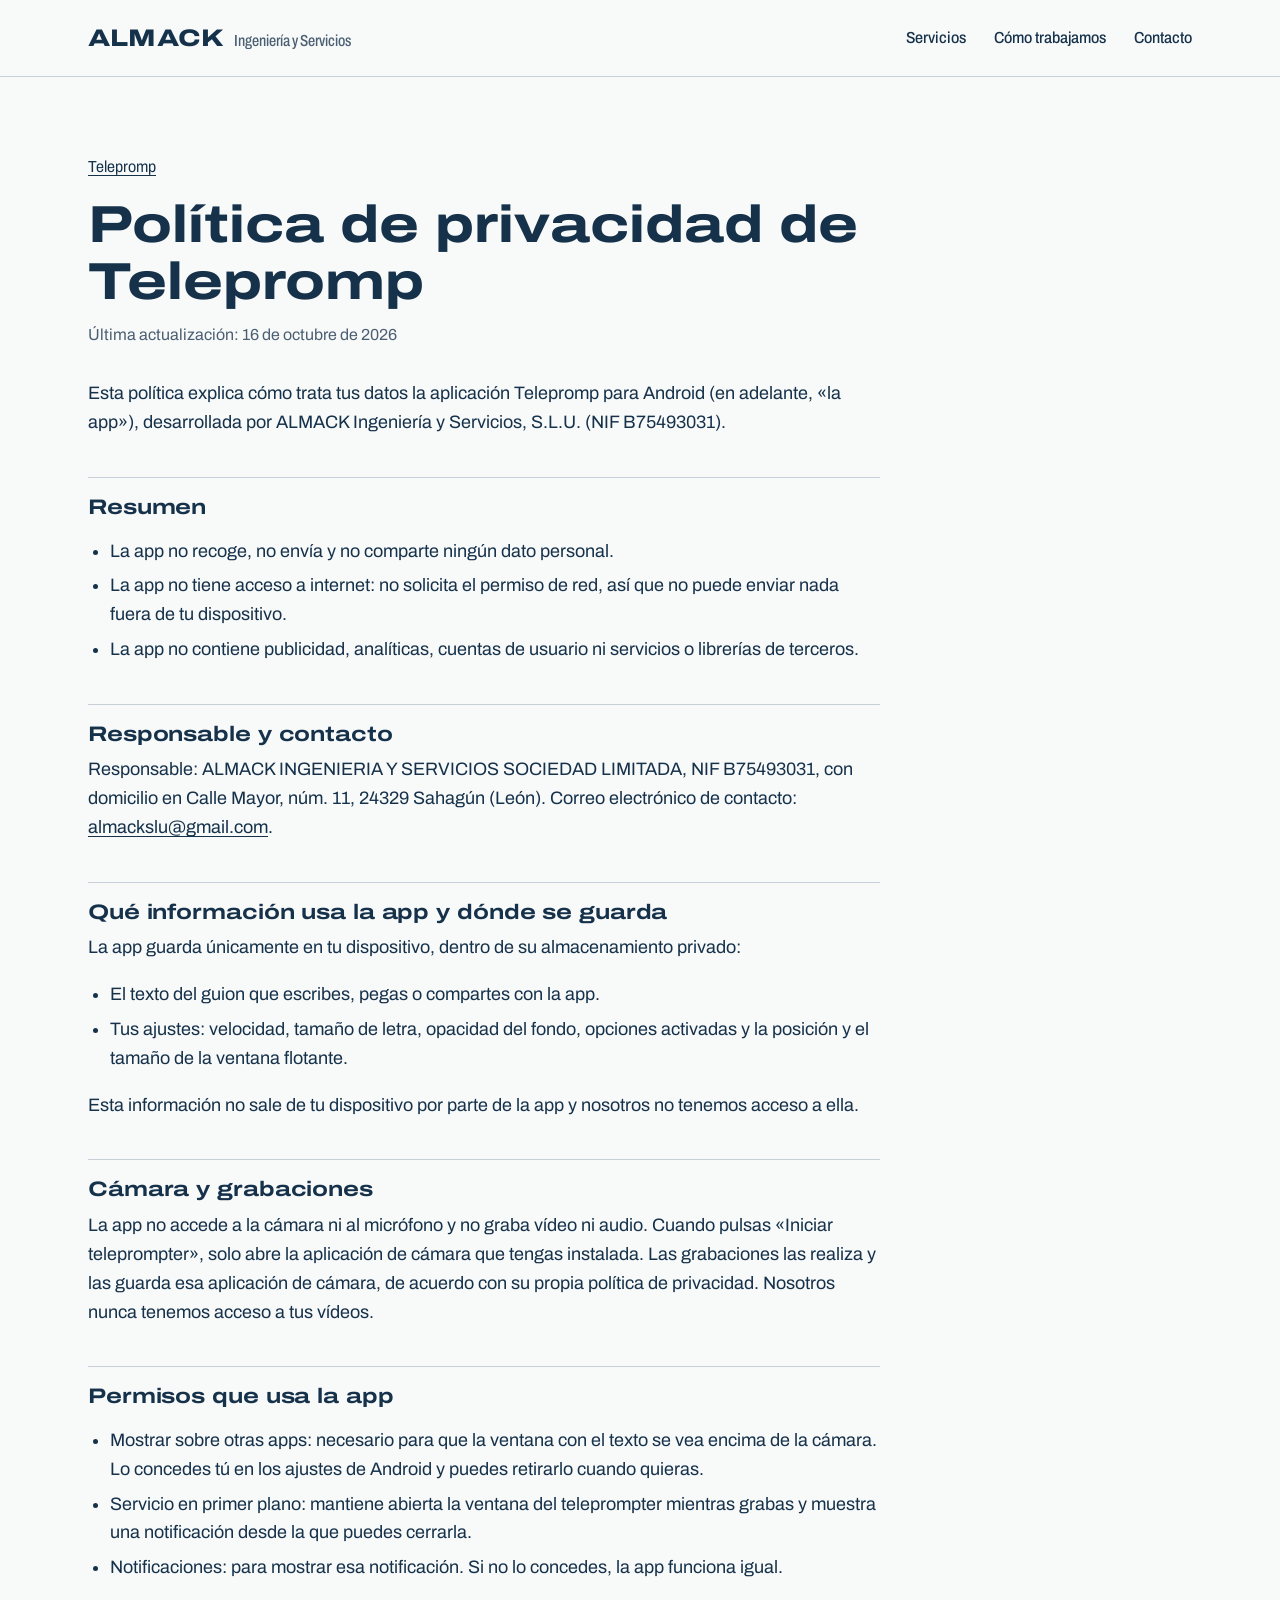
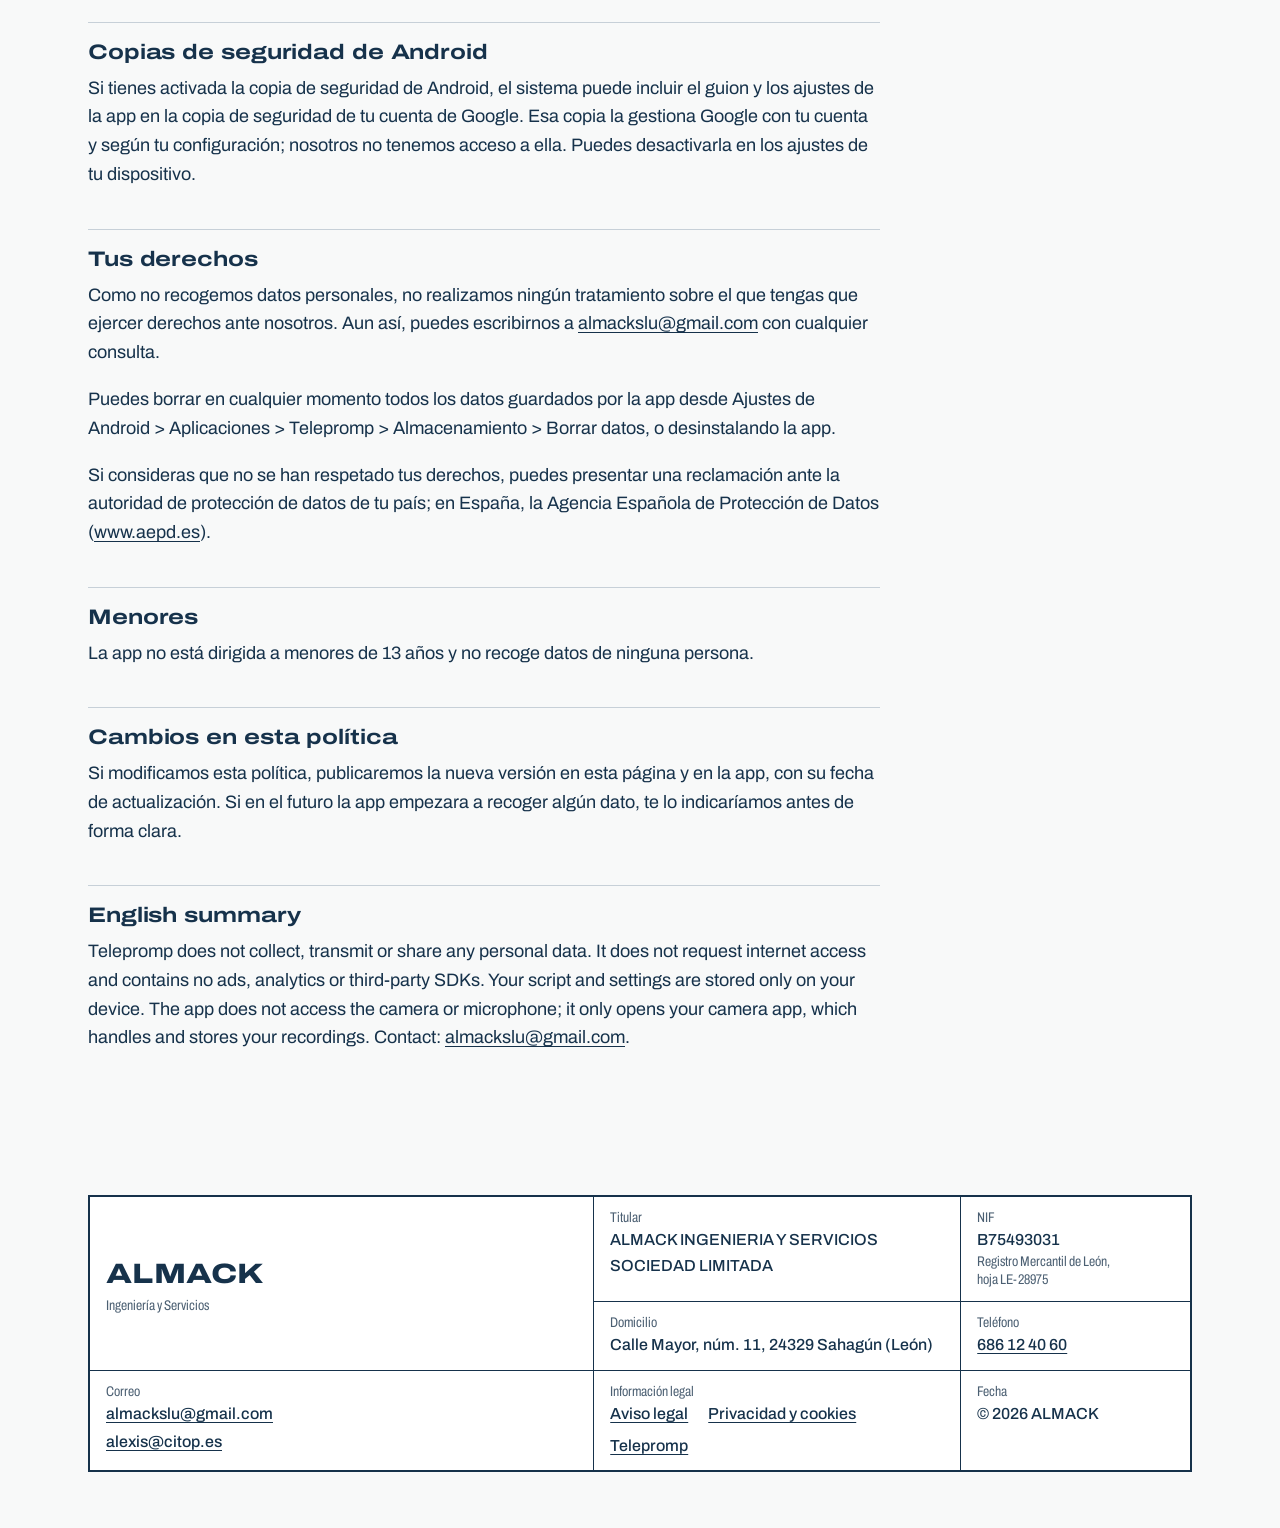
<file: telepromp/privacidad.html>
<!doctype html>
<html lang="es">
<head>
<meta charset="utf-8">
<meta name="viewport" content="width=device-width, initial-scale=1">
<title>Política de privacidad de Telepromp · ALMACK Ingeniería y Servicios</title>
<meta name="description" content="Política de privacidad de Telepromp de ALMACK Ingeniería y Servicios.">
<link rel="icon" href="../assets/favicon.svg" type="image/svg+xml">
<link rel="preload" href="../assets/fonts/archivo-var.woff" as="font" type="font/woff" crossorigin>
<link rel="stylesheet" href="../assets/styles.css">
</head>
<body>
<a class="skip" href="#contenido">Saltar al contenido</a>
<header class="site-header">
  <div class="wrap">
    <a class="brand" href="../index.html" aria-label="ALMACK Ingeniería y Servicios, inicio">
      <span class="brand-name">ALMACK</span><span class="brand-sub">Ingeniería y Servicios</span>
    </a>
    <nav class="nav" aria-label="Principal">
      <a href="../index.html#servicios">Servicios</a>
      <a href="../index.html#como-trabajamos">Cómo trabajamos</a>
      <a href="../index.html#contacto">Contacto</a>
    </nav>
  </div>
</header>
<main id="contenido">
<div class="doc"><div class="wrap"><article>
<p class="breadcrumb"><a href="index.html">Telepromp</a></p><h1>Política de privacidad de Telepromp</h1><p class="date">Última actualización: 16 de octubre de 2026</p><p>Esta política explica cómo trata tus datos la aplicación Telepromp para Android (en adelante, «la app»), desarrollada por ALMACK Ingeniería y Servicios, S.L.U. (NIF B75493031).</p><h2>Resumen</h2><ul><li>La app no recoge, no envía y no comparte ningún dato personal.</li><li>La app no tiene acceso a internet: no solicita el permiso de red, así que no puede enviar nada fuera de tu dispositivo.</li><li>La app no contiene publicidad, analíticas, cuentas de usuario ni servicios o librerías de terceros.</li></ul><h2>Responsable y contacto</h2><p>Responsable: ALMACK INGENIERIA Y SERVICIOS SOCIEDAD LIMITADA, NIF B75493031, con domicilio en Calle Mayor, núm. 11, 24329 Sahagún (León). Correo electrónico de contacto: <a href="mailto:almackslu@gmail.com">almackslu@gmail.com</a>.</p><h2>Qué información usa la app y dónde se guarda</h2><p>La app guarda únicamente en tu dispositivo, dentro de su almacenamiento privado:</p><ul><li>El texto del guion que escribes, pegas o compartes con la app.</li><li>Tus ajustes: velocidad, tamaño de letra, opacidad del fondo, opciones activadas y la posición y el tamaño de la ventana flotante.</li></ul><p>Esta información no sale de tu dispositivo por parte de la app y nosotros no tenemos acceso a ella.</p><h2>Cámara y grabaciones</h2><p>La app no accede a la cámara ni al micrófono y no graba vídeo ni audio. Cuando pulsas «Iniciar teleprompter», solo abre la aplicación de cámara que tengas instalada. Las grabaciones las realiza y las guarda esa aplicación de cámara, de acuerdo con su propia política de privacidad. Nosotros nunca tenemos acceso a tus vídeos.</p><h2>Permisos que usa la app</h2><ul><li>Mostrar sobre otras apps: necesario para que la ventana con el texto se vea encima de la cámara. Lo concedes tú en los ajustes de Android y puedes retirarlo cuando quieras.</li><li>Servicio en primer plano: mantiene abierta la ventana del teleprompter mientras grabas y muestra una notificación desde la que puedes cerrarla.</li><li>Notificaciones: para mostrar esa notificación. Si no lo concedes, la app funciona igual.</li></ul><h2>Copias de seguridad de Android</h2><p>Si tienes activada la copia de seguridad de Android, el sistema puede incluir el guion y los ajustes de la app en la copia de seguridad de tu cuenta de Google. Esa copia la gestiona Google con tu cuenta y según tu configuración; nosotros no tenemos acceso a ella. Puedes desactivarla en los ajustes de tu dispositivo.</p><h2>Tus derechos</h2><p>Como no recogemos datos personales, no realizamos ningún tratamiento sobre el que tengas que ejercer derechos ante nosotros. Aun así, puedes escribirnos a <a href="mailto:almackslu@gmail.com">almackslu@gmail.com</a> con cualquier consulta.</p><p>Puedes borrar en cualquier momento todos los datos guardados por la app desde Ajustes de Android &gt; Aplicaciones &gt; Telepromp &gt; Almacenamiento &gt; Borrar datos, o desinstalando la app.</p><p>Si consideras que no se han respetado tus derechos, puedes presentar una reclamación ante la autoridad de protección de datos de tu país; en España, la Agencia Española de Protección de Datos (<a href="https://www.aepd.es">www.aepd.es</a>).</p><h2>Menores</h2><p>La app no está dirigida a menores de 13 años y no recoge datos de ninguna persona.</p><h2>Cambios en esta política</h2><p>Si modificamos esta política, publicaremos la nueva versión en esta página y en la app, con su fecha de actualización. Si en el futuro la app empezara a recoger algún dato, te lo indicaríamos antes de forma clara.</p><h2>English summary</h2><p>Telepromp does not collect, transmit or share any personal data. It does not request internet access and contains no ads, analytics or third-party SDKs. Your script and settings are stored only on your device. The app does not access the camera or microphone; it only opens your camera app, which handles and stores your recordings. Contact: <a href="mailto:almackslu@gmail.com">almackslu@gmail.com</a>.</p>
</article></div></div>
</main>
<footer class="site-footer">
  <div class="wrap">
    <div class="cajetin">
      <div class="cell brand-cell">
        <span class="brand-name">ALMACK</span>
        <span class="cell-label">Ingeniería y Servicios</span>
      </div>
      <div class="cell"><span class="cell-label">Titular</span><span class="cell-value">ALMACK INGENIERIA Y SERVICIOS SOCIEDAD LIMITADA</span></div>
      <div class="cell"><span class="cell-label">NIF</span><span class="cell-value">B75493031</span><span class="cell-label">Registro Mercantil de León, hoja&nbsp;LE&#8209;28975</span></div>
      <div class="cell"><span class="cell-label">Domicilio</span><span class="cell-value">Calle Mayor, núm. 11, 24329 Sahagún (León)</span></div>
      <div class="cell"><span class="cell-label">Teléfono</span><a class="cell-value" href="tel:+34686124060">686 12 40 60</a></div>
      <div class="cell"><span class="cell-label">Correo</span><a class="cell-value" href="mailto:almackslu@gmail.com">almackslu@gmail.com</a><a class="cell-value" href="mailto:alexis@citop.es">alexis@citop.es</a></div>
      <div class="cell"><span class="cell-label">Información legal</span>
        <span class="cell-value legal-links"><a href="../aviso-legal.html">Aviso legal</a><a href="../privacidad.html">Privacidad y cookies</a><a href="../telepromp/index.html">Telepromp</a></span>
      </div>
      <div class="cell span-narrow"><span class="cell-label">Fecha</span><span class="cell-value">© 2026 ALMACK</span></div>
    </div>
  </div>
</footer>
</body>
</html>
</file>
<file: assets/styles.css>
/* ALMACK Ingeniería y Servicios — estilos
   Idea: la web se lee como un plano. Tinta azul sobre papel, el eje en rojo raya-punto
   y los datos de la empresa en un cajetín. */

@font-face {
  font-family: "Archivo";
  src: url("fonts/archivo-var.woff") format("woff");
  font-weight: 100 900;
  font-stretch: 62% 125%;
  font-display: swap;
}

:root {
  --paper: #f8f9f9;
  --ink: #16324b;
  --ink-2: #4b5f72;
  --rule: #c7d0d8;
  --grid: #dce3e9;
  --axis: #c8302b;
  --white: #ffffff;
  --wrap: 1200px;
  --gutter: clamp(16px, 4vw, 48px);
  --dashdot: repeating-linear-gradient(90deg, var(--axis) 0 22px, transparent 22px 27px, var(--axis) 27px 30px, transparent 30px 35px);
  --dashdot-v: repeating-linear-gradient(180deg, var(--axis) 0 22px, transparent 22px 27px, var(--axis) 27px 30px, transparent 30px 35px);
}

*, *::before, *::after { box-sizing: border-box; }

html { -webkit-text-size-adjust: 100%; scroll-behavior: smooth; }

body {
  margin: 0;
  background: var(--paper);
  color: var(--ink);
  font-family: "Archivo", system-ui, -apple-system, "Segoe UI", Roboto, sans-serif;
  font-size: 1.125rem;
  line-height: 1.6;
  font-stretch: 100%;
  font-weight: 400;
  font-feature-settings: "kern", "lnum";
}

img, svg { max-width: 100%; }

a { color: var(--ink); text-decoration-thickness: 1px; text-underline-offset: 0.18em; }
a:hover { color: var(--axis); }

:focus-visible { outline: 2px solid var(--axis); outline-offset: 3px; }

.skip {
  position: absolute; left: -9999px; top: 0;
  background: var(--ink); color: var(--white); padding: 8px 14px; z-index: 10;
}
.skip:focus { left: 8px; top: 8px; }

.wrap { max-width: var(--wrap); margin: 0 auto; padding: 0 var(--gutter); }

h1, h2, h3 { font-stretch: 125%; line-height: 1.08; margin: 0; }
h2 { font-size: clamp(1.75rem, 3.4vw, 2.5rem); font-weight: 700; letter-spacing: -0.005em; }
h3 { font-size: 1.3125rem; font-weight: 700; }
p { margin: 0 0 1em; }

/* ---------- Cabecera ---------- */

.site-header { border-bottom: 1px solid var(--rule); }
.site-header .wrap {
  display: flex; align-items: center; justify-content: space-between; gap: 24px;
  min-height: 76px; flex-wrap: wrap;
}
.brand { display: flex; align-items: baseline; gap: 10px; text-decoration: none; color: var(--ink); }
.brand-name { font-stretch: 125%; font-weight: 800; font-size: 1.5rem; letter-spacing: 0.01em; }
.brand-sub { font-stretch: 75%; font-weight: 500; color: var(--ink-2); font-size: 1rem; }
.nav { display: flex; gap: 28px; flex-wrap: wrap; }
.nav a { font-stretch: 87.5%; font-weight: 500; text-decoration: none; font-size: 1rem; }
.nav a:hover { text-decoration: underline; }

/* ---------- Portada ---------- */

.hero { padding: clamp(48px, 8vw, 104px) 0 clamp(28px, 4vw, 48px); }
.hero h1 {
  font-size: clamp(2.5rem, 6.4vw, 5.25rem);
  font-weight: 760;
  letter-spacing: -0.015em;
  line-height: 1.0;
  max-width: 13ch;
}
.lead {
  margin-top: 28px; max-width: 36em;
  font-size: clamp(1.125rem, 1.6vw, 1.3125rem); color: var(--ink-2);
}
.actions { display: flex; flex-wrap: wrap; align-items: center; gap: 14px 28px; margin-top: 32px; }
.button {
  display: inline-block; background: var(--ink); color: var(--white);
  padding: 14px 22px; text-decoration: none; font-weight: 600; font-size: 1.0625rem;
  border: 2px solid var(--ink);
}
.button:hover { background: var(--white); color: var(--ink); }
.tel { font-stretch: 112.5%; font-weight: 650; font-size: 1.25rem; text-decoration: none; }
.tel:hover { text-decoration: underline; }

.plan-band { border-top: 1px solid var(--rule); border-bottom: 1px solid var(--rule); background: var(--white); overflow: hidden; }
.plan-band .wrap { padding-top: 8px; padding-bottom: 8px; }
.plan { display: block; width: 100%; height: auto; }
.plan .grid { stroke: var(--grid); stroke-width: 1; fill: none; }
.plan .parcel { fill: none; stroke: var(--ink-2); stroke-width: 1.2; stroke-dasharray: 12 4 2 4; }
.plan .road-edge { fill: none; stroke: var(--ink); stroke-width: 44; }
.plan .road-fill { fill: none; stroke: var(--white); stroke-width: 41; }
.plan .road-edge.narrow { stroke-width: 30; }
.plan .road-fill.narrow { stroke-width: 27; }
.plan .axis { fill: none; stroke: var(--axis); stroke-width: 1.6; stroke-dasharray: 22 5 3 5; }
.plan .reveal-path { fill: none; stroke: #fff; stroke-width: 14; stroke-dasharray: 1; stroke-dashoffset: 0; animation: draw-axis 1.8s cubic-bezier(.3,.1,.2,1) .25s both; }
.plan .pks { animation: appear .6s ease-out 1.7s both; }
.plan .pk-tick { stroke: var(--axis); stroke-width: 1.2; }
.plan .pk-tick.minor { opacity: 0.55; }
.plan .lbl { font-family: "Archivo", sans-serif; font-size: 13px; font-stretch: 75%; font-variation-settings: "wdth" 75; font-weight: 500; fill: var(--ink-2); }
.plan .pk { fill: var(--axis); }
.plan .ink-line { fill: none; stroke: var(--ink); stroke-width: 1.5; }
.plan .ink-line.thin { stroke-width: 1; }
.plan .ink-line.dashed { stroke-dasharray: 4 3; }
.plan .ink-fill { fill: var(--ink); }
.plan .aforo-dot { fill: var(--white); stroke: var(--ink); stroke-width: 1.5; }

@keyframes draw-axis { from { stroke-dashoffset: 1; } to { stroke-dashoffset: 0; } }
@keyframes appear { from { opacity: 0; } to { opacity: 1; } }

/* ---------- Secciones ---------- */

.section { padding: clamp(56px, 8vw, 104px) 0; }
.section + .section { border-top: 1px solid var(--rule); }
.section-intro { max-width: 36em; color: var(--ink-2); margin-top: 16px; }

/* Servicios: las cuatro áreas como viñetas de un mismo plano */
.services {
  display: grid; grid-template-columns: repeat(2, 1fr);
  margin-top: 48px; border-top: 1px solid var(--ink); border-left: 1px solid var(--rule);
}
.service { padding: 32px clamp(20px, 3vw, 40px) 36px; border-right: 1px solid var(--rule); border-bottom: 1px solid var(--rule); }
.service svg { width: 56px; height: 56px; display: block; margin-bottom: 20px; }
.service svg .s-ink { fill: none; stroke: var(--ink); stroke-width: 1.6; }
.service svg .s-axis { fill: none; stroke: var(--axis); stroke-width: 1.6; stroke-dasharray: 9 3 2 3; }
.service svg .s-fill { fill: var(--ink); }
.service p { color: var(--ink-2); margin: 12px 0 16px; max-width: 34em; }
.service ul { margin: 0; padding: 0; list-style: none; }
.service li { padding: 7px 0; border-top: 1px dashed var(--rule); font-size: 1.0625rem; }

/* Cómo trabajamos: el proceso como estaciones de un eje */
.steps {
  list-style: none; padding: 0; margin: 56px 0 0;
  display: grid; grid-template-columns: repeat(4, 1fr); gap: 32px;
  position: relative;
}
.steps::before {
  content: ""; position: absolute; left: 0; right: 0; top: 34px; height: 2px; background: var(--dashdot);
}
.step { position: relative; padding-top: 58px; }
.step::before {
  content: ""; position: absolute; left: 0; top: 24px; width: 2px; height: 22px; background: var(--axis);
}
.pk-label { position: absolute; top: 0; left: 0; font-stretch: 75%; font-weight: 600; color: var(--axis); font-size: 0.9375rem; font-feature-settings: "tnum"; }
.step h3 { font-size: 1.1875rem; }
.step p { color: var(--ink-2); margin-top: 8px; font-size: 1.0625rem; }

/* Telepromp */
.app-row { display: grid; grid-template-columns: minmax(0, 1fr) auto; gap: 32px; align-items: end; }
.app-row p { color: var(--ink-2); max-width: 36em; margin-top: 16px; }
.link-strong { font-weight: 650; font-size: 1.0625rem; }

/* Contacto */
.contact-grid { display: grid; grid-template-columns: repeat(2, minmax(0, 1fr)); gap: 40px; margin-top: 40px; }
.contact-big { display: block; font-stretch: 112.5%; font-weight: 700; font-size: clamp(1.5rem, 3.2vw, 2.25rem); text-decoration: none; line-height: 1.15; overflow-wrap: anywhere; }
.contact-big:hover { text-decoration: underline; }
.contact-label { display: block; font-stretch: 75%; font-weight: 500; color: var(--ink-2); font-size: 1rem; margin-bottom: 6px; }
.address { font-style: normal; }

/* ---------- Cajetín (pie) ---------- */

.site-footer { padding: 48px 0 56px; }
/* Las líneas del cajetín son el fondo en tinta que asoma por el hueco de 1px entre celdas */
.cajetin {
  display: grid; grid-template-columns: 2.2fr 1.6fr 1fr; gap: 1px;
  border: 2px solid var(--ink); background: var(--ink); font-size: 1rem;
}
.cell { padding: 12px 16px; background: var(--white); min-width: 0; }
.cell-label { display: block; font-stretch: 75%; color: var(--ink-2); font-size: 0.875rem; line-height: 1.3; }
.cell-value { display: block; font-weight: 500; overflow-wrap: anywhere; }
.cell.brand-cell { grid-row: span 2; display: flex; flex-direction: column; justify-content: center; }
.cell.brand-cell .brand-name { font-size: 1.75rem; }
.legal-links { display: flex; flex-wrap: wrap; gap: 6px 20px; }

/* ---------- Páginas de texto legal ---------- */

.doc { padding: clamp(40px, 6vw, 80px) 0; }
.doc article { max-width: 44em; }
.doc h1 { font-size: clamp(2rem, 4.6vw, 3.25rem); font-weight: 750; }
.doc .date { color: var(--ink-2); margin: 12px 0 32px; font-size: 1rem; }
.doc h2 { font-size: 1.3125rem; margin: 40px 0 10px; padding-top: 18px; border-top: 1px solid var(--rule); }
.doc ul { padding-left: 1.2em; }
.doc li { margin: 6px 0; }
.breadcrumb { font-stretch: 87.5%; font-size: 1rem; color: var(--ink-2); margin-bottom: 18px; }

/* Página de la app */
.app-hero h1 { max-width: 16ch; }
.doc .feature-list { margin: 32px 0 0; padding: 0; list-style: none; max-width: 44em; border-top: 1px solid var(--ink); }
.feature-list li { padding: 14px 0; border-bottom: 1px solid var(--rule); }
.feature-list strong { font-weight: 650; }

/* ---------- Adaptación a móvil ---------- */

@media (max-width: 900px) {
  .steps { grid-template-columns: 1fr 1fr; row-gap: 48px; }
  .cajetin { grid-template-columns: 1fr 1fr; }
  .cell.brand-cell, .cell.span-narrow { grid-row: auto; grid-column: 1 / -1; }
}

@media (max-width: 680px) {
  body { font-size: 1.0625rem; }
  .services { grid-template-columns: 1fr; }
  .steps { grid-template-columns: 1fr; gap: 36px; padding-left: 28px; }
  .steps::before { left: 0; right: auto; top: 0; bottom: 0; width: 2px; height: auto; background: var(--dashdot-v); }
  .step { padding-top: 26px; }
  .step::before { left: -28px; top: 8px; width: 18px; height: 2px; }
  .app-row, .contact-grid { grid-template-columns: 1fr; }
  .cajetin { grid-template-columns: 1fr; }
  /* En móvil se amplía el plano y se muestra su mitad derecha (planta de biometano y eje) */
  .plan { width: 175%; max-width: none; margin-left: -72%; }
  .nav { gap: 18px; }
}

@media (prefers-reduced-motion: reduce) {
  html { scroll-behavior: auto; }
  .plan .reveal-path, .plan .pks { animation: none; }
}

/* Varios correos en la misma celda o bloque, uno debajo de otro */
.contact-big + .contact-big { margin-top: 6px; }
.cell a.cell-value + a.cell-value { margin-top: 2px; }
</file>
